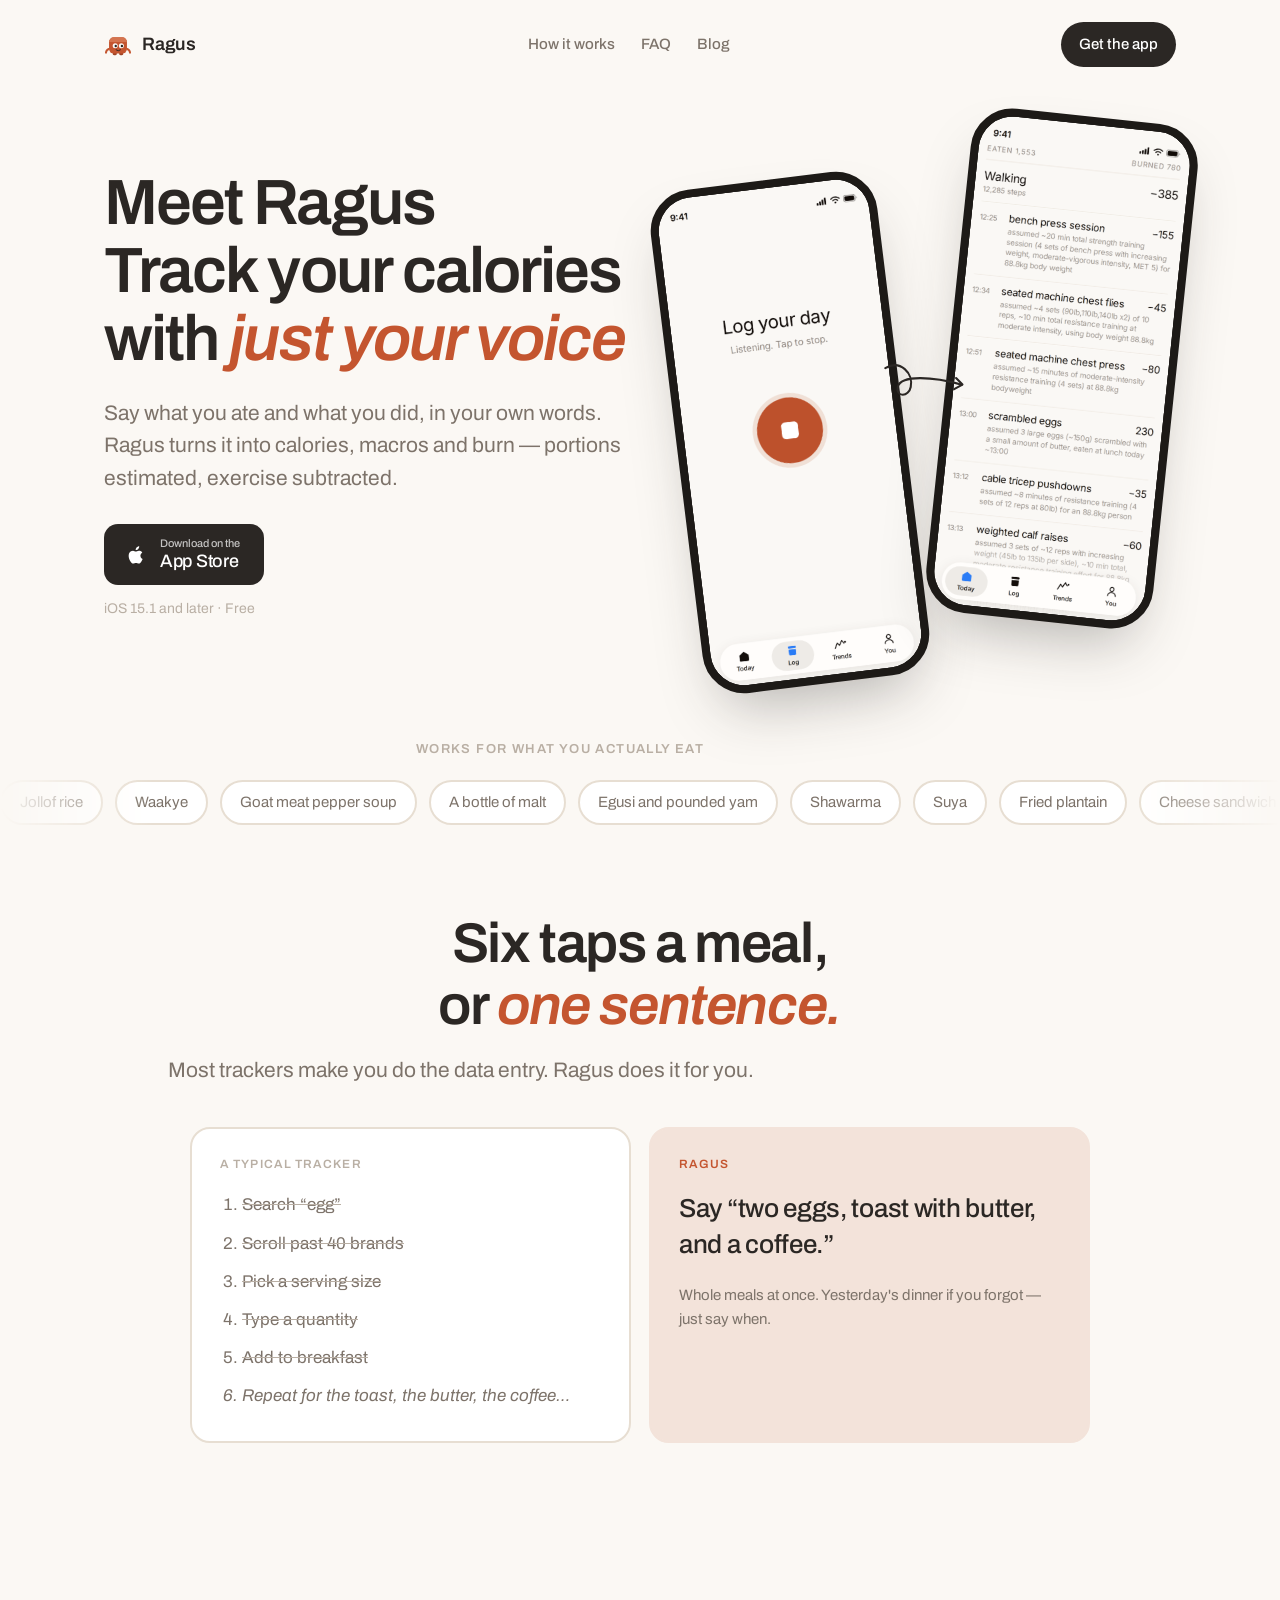
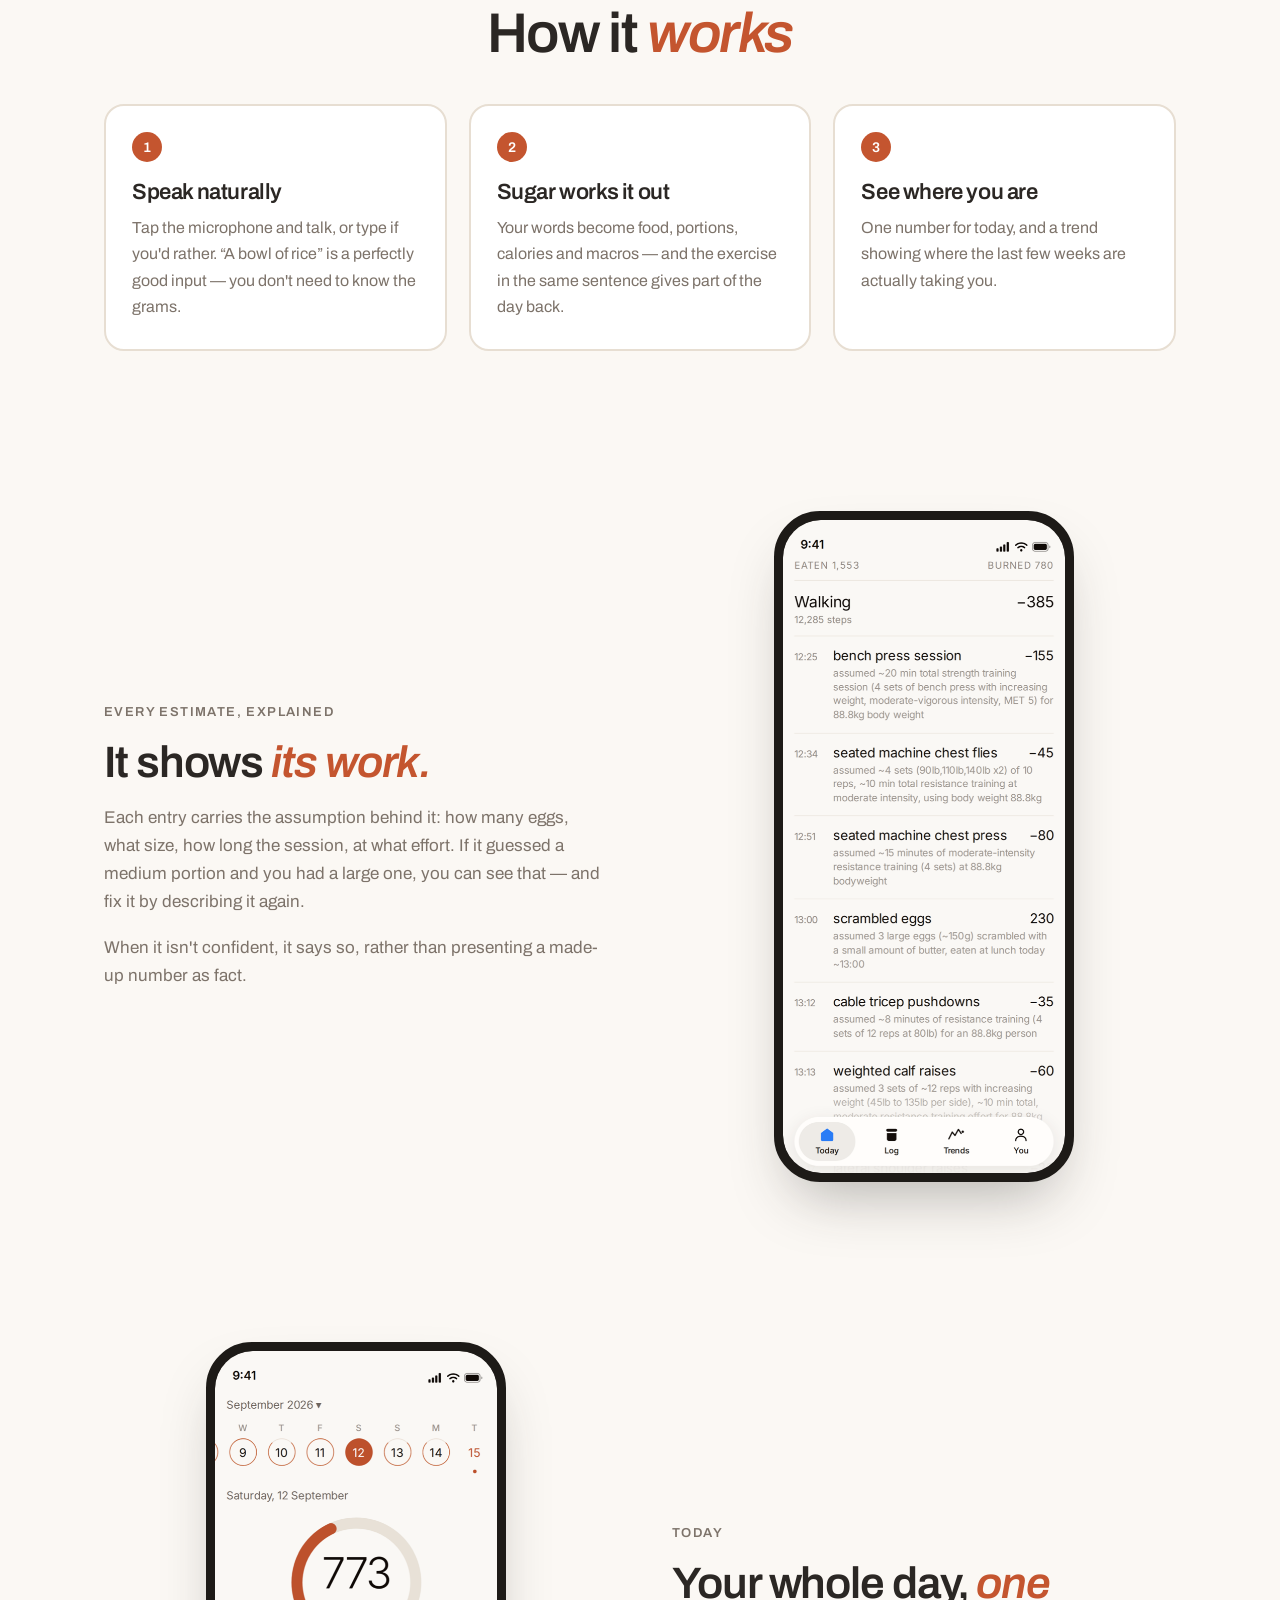
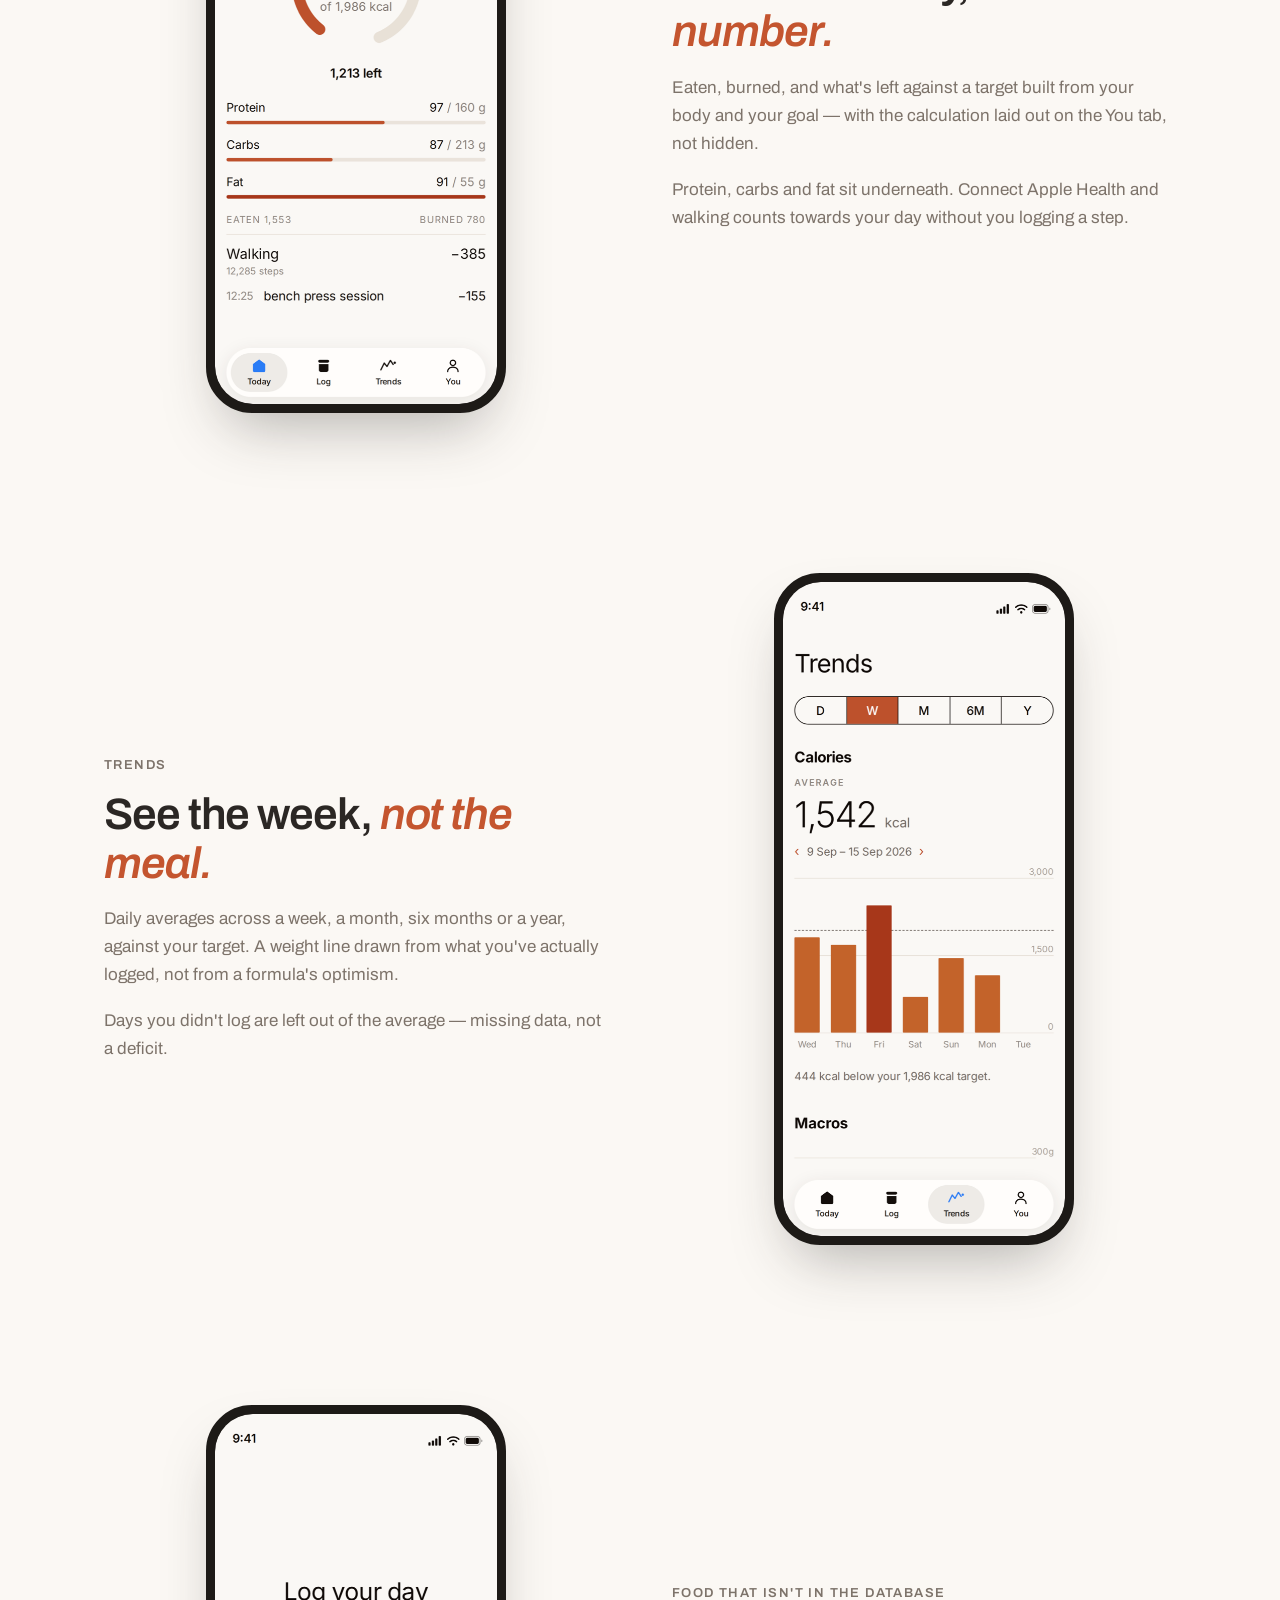
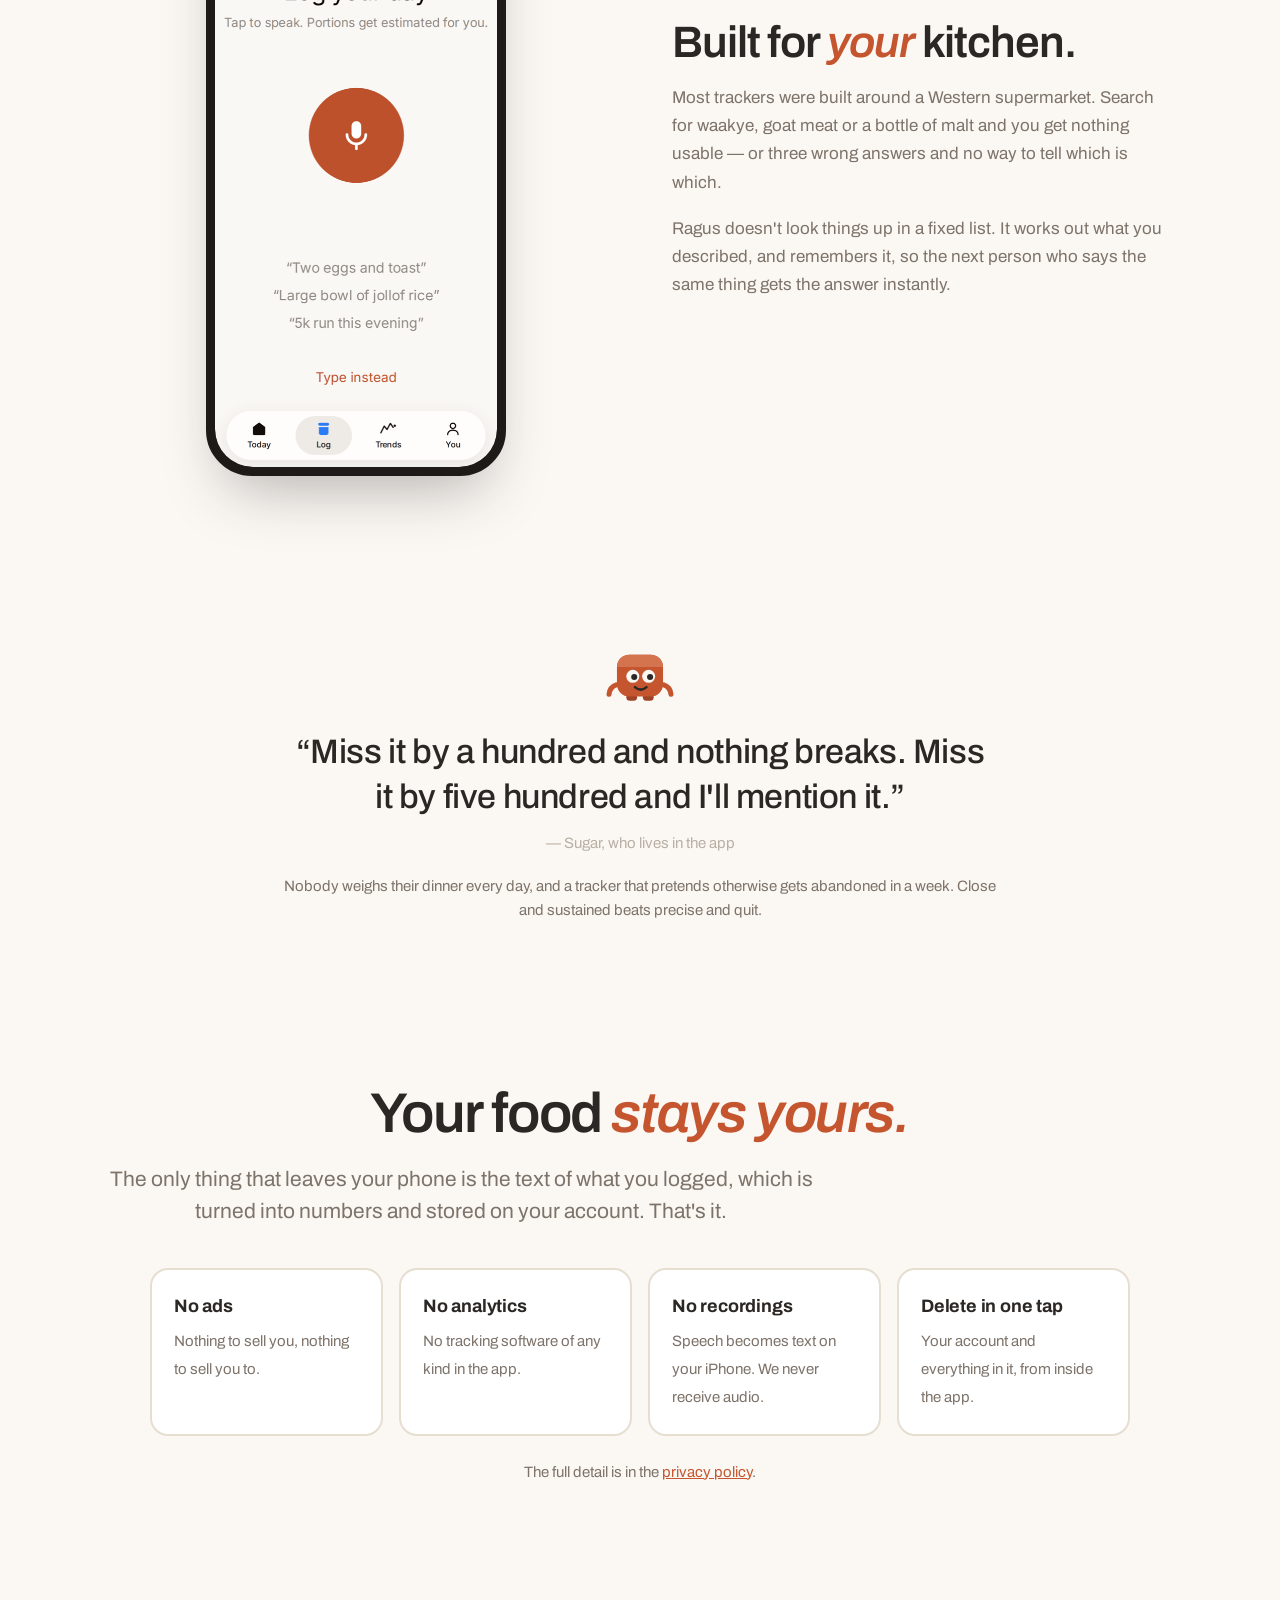
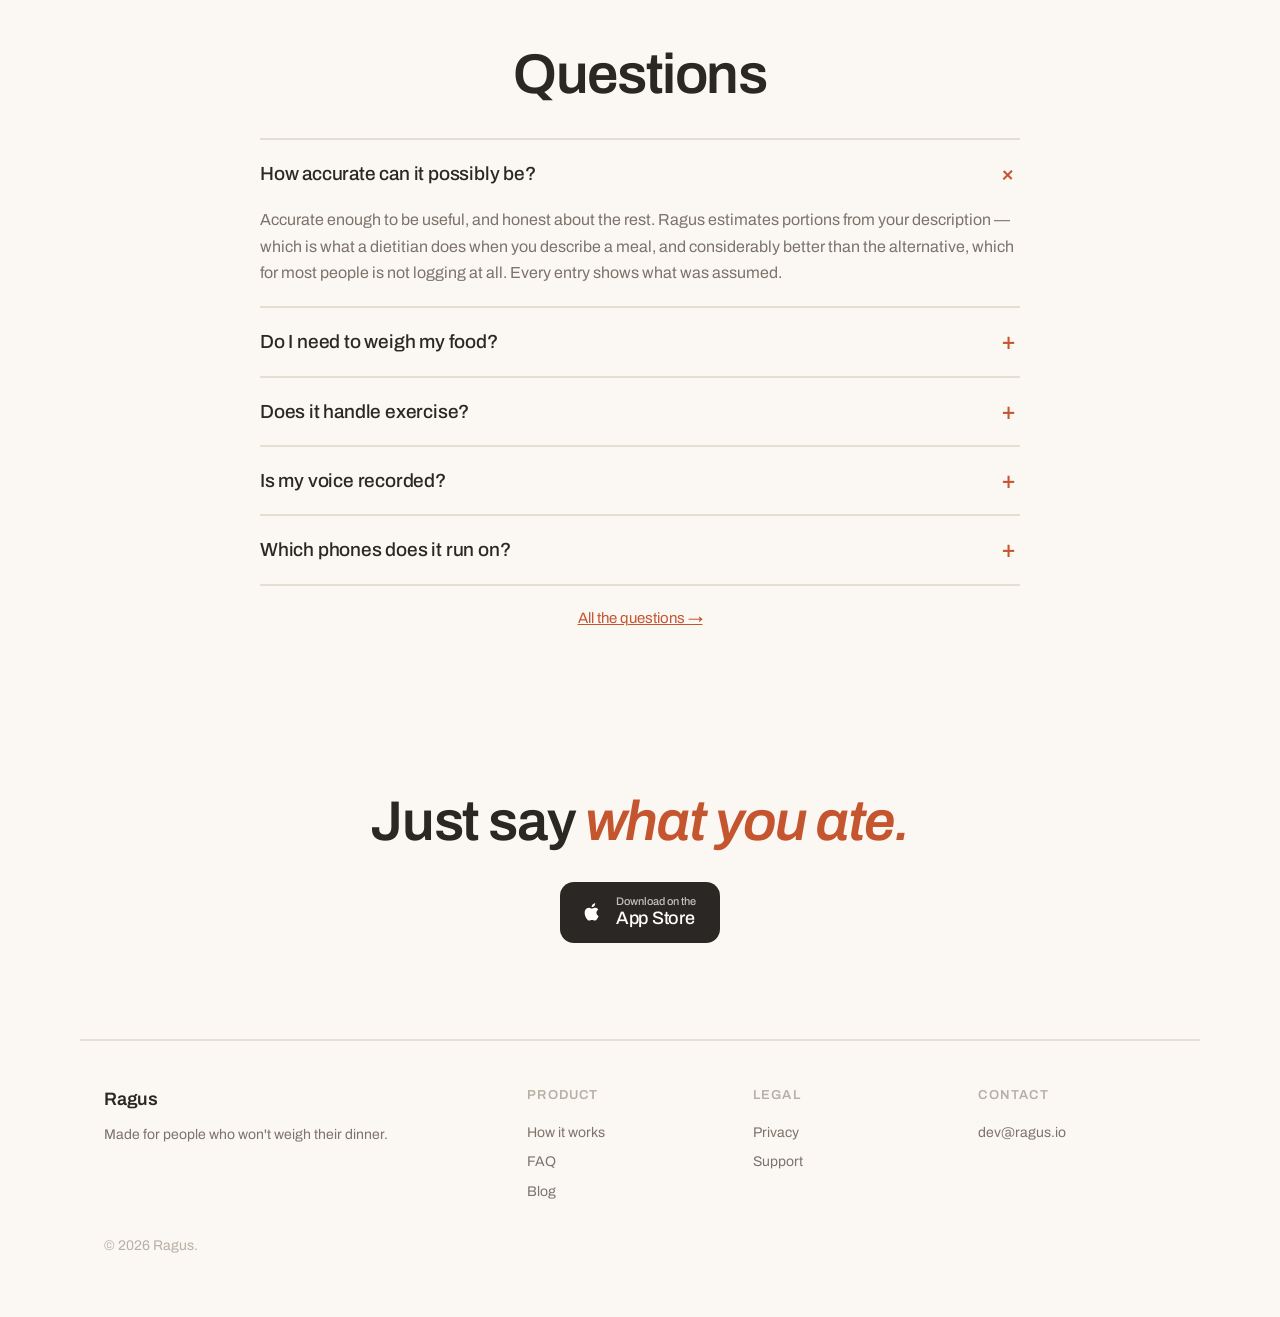
<file: index.html>
<!doctype html>
<html lang="en">
<head>
<meta charset="utf-8">
<meta name="viewport" content="width=device-width, initial-scale=1">
<title>Ragus — Voice calorie tracker. Just say what you ate.</title>
<meta name="description" content="A calorie tracker you talk to. Describe your meal in your own words and Ragus turns it into calories, macros and burn. No searching, no barcodes, no scale on the kitchen counter.">
<meta property="og:site_name" content="Ragus">
<meta property="og:type" content="website">
<meta property="og:url" content="https://ragus.io/">
<meta property="og:title" content="Ragus — Voice calorie tracker. Just say what you ate.">
<meta property="og:description" content="A calorie tracker you talk to. Describe your meal in your own words and Ragus turns it into calories, macros and burn. No searching, no barcodes, no scale on the kitchen counter.">
<meta property="og:image" content="https://ragus.io/og.png">
<meta property="og:image:width" content="1200">
<meta property="og:image:height" content="630">
<meta property="og:image:alt" content="Ragus — Don't search. Just say it.">
<meta name="twitter:card" content="summary_large_image">
<meta name="twitter:title" content="Ragus — Voice calorie tracker. Just say what you ate.">
<meta name="twitter:description" content="A calorie tracker you talk to. Describe your meal in your own words and Ragus turns it into calories, macros and burn. No searching, no barcodes, no scale on the kitchen counter.">
<meta name="twitter:image" content="https://ragus.io/og.png">
<link rel="icon" href="favicon.png" type="image/png">
<link rel="apple-touch-icon" href="apple-touch-icon.png">
<link rel="canonical" href="https://ragus.io/">
<meta name="robots" content="index, follow, max-image-preview:large">
<meta name="theme-color" content="#FBF8F4">
<meta name="apple-itunes-app" content="app-id=6809306933">
<script type="application/ld+json">{"@context":"https://schema.org","@type":"WebSite","name":"Ragus","url":"https://ragus.io/","publisher":{"@type":"Organization","name":"Ragus","url":"https://ragus.io/","logo":"https://ragus.io/apple-touch-icon.png","email":"dev@ragus.io"}}</script>
<script type="application/ld+json">{"@context":"https://schema.org","@type":"MobileApplication","name":"Ragus: Voice Calorie Counter","applicationCategory":"HealthApplication","operatingSystem":"iOS 15.1 or later","description":"A calorie tracker you talk to. Describe your meal in your own words and Ragus turns it into calories, macros and burn. No searching, no barcodes, no scale on the kitchen counter.","url":"https://apps.apple.com/app/id6809306933","image":"https://ragus.io/og.png","offers":{"@type":"Offer","price":"0","priceCurrency":"USD"},"author":{"@type":"Organization","name":"Ragus","url":"https://ragus.io/","logo":"https://ragus.io/apple-touch-icon.png","email":"dev@ragus.io"},"featureList":["Log meals and workouts by voice","Transcription that understands accents and regional food names","Portion estimation from plain descriptions","Calories, protein, carbs and fat per entry","Every estimate shows its assumptions","Daily target from your body and goal","Apple Health step counting","Weekly and monthly trends"],"installUrl":"https://apps.apple.com/app/id6809306933","sameAs":["https://apps.apple.com/app/id6809306933"],"softwareVersion":"1.0.0","datePublished":"2026-09-27"}</script>
<link rel="preconnect" href="https://fonts.googleapis.com">
<link rel="preconnect" href="https://fonts.gstatic.com" crossorigin>
<link rel="stylesheet" href="https://fonts.googleapis.com/css2?family=Archivo:ital,wght@0,400;0,500;0,600;1,400;1,600&display=swap">
<link rel="stylesheet" href="styles.css">
</head>
<body class="landing">

<nav class="nav container">
  <a class="brand" href="/">
    <svg width="28" height="28" viewBox="0 0 100 100" fill="none" aria-hidden="true">
      <path d="M17 68 q-9 3 -10 13" stroke="#C4552F" stroke-width="7" stroke-linecap="round"/>
      <path d="M83 68 q9 3 10 13" stroke="#C4552F" stroke-width="7" stroke-linecap="round"/>
      <rect x="31" y="80" width="15" height="10" rx="5" fill="#9E4325"/>
      <rect x="54" y="80" width="15" height="10" rx="5" fill="#9E4325"/>
      <rect x="18" y="26" width="64" height="58" rx="17" fill="#C4552F"/>
      <path d="M35 26 H65 A17 17 0 0 1 82 43 H18 A17 17 0 0 1 35 26 Z" fill="#D4744F"/>
      <circle cx="40" cy="56" r="9" fill="#FBF8F4"/><circle cx="62" cy="56" r="9" fill="#FBF8F4"/>
      <circle cx="42" cy="57" r="4.2" fill="#2B2724"/><circle cx="64" cy="57" r="4.2" fill="#2B2724"/>
      <path d="M43 71 q8 7 16 0" stroke="#2B2724" stroke-width="3.4" stroke-linecap="round" fill="none"/>
    </svg>
    Ragus
  </a>
  <div class="nav-links">
    <a href="#how">How it works</a>
    <a href="faq">FAQ</a>
    <a href="blog/">Blog</a>
  </div>
  <a class="pill" href="https://apps.apple.com/app/id6809306933">Get the app</a>
</nav>

<header class="hero container">
  <div class="hero-copy">
    <h1>Meet Ragus<br>Track your calories<br>with <em>just your voice</em></h1>
    <p class="lede">Say what you ate and what you did, in your own words. Ragus turns it
      into calories, macros and burn &mdash; portions estimated, exercise subtracted.</p>
    <div class="cta">
      <a class="appstore" href="https://apps.apple.com/app/id6809306933">
        <svg width="24" height="24" viewBox="0 0 24 24" fill="currentColor" aria-hidden="true">
          <path d="M16.4 12.8c0-2.2 1.8-3.3 1.9-3.4-1-1.5-2.6-1.7-3.2-1.7-1.4-.1-2.7.8-3.3.8-.7 0-1.7-.8-2.8-.8-1.5 0-2.8.8-3.6 2.1-1.5 2.6-.4 6.5 1.1 8.6.7 1 1.6 2.2 2.7 2.2 1.1 0 1.5-.7 2.8-.7s1.6.7 2.8.7c1.1 0 1.9-1 2.6-2.1.8-1.2 1.2-2.4 1.2-2.5-.1 0-2.2-.9-2.2-3.2zM14.3 5.9c.6-.7 1-1.7.9-2.7-.9 0-2 .6-2.6 1.3-.6.6-1.1 1.6-.9 2.6 1 .1 2-.5 2.6-1.2z"/>
        </svg>
        <span>
          <span class="sub">Download on the</span>
          <span class="main">App Store</span>
        </span>
      </a>
      <p class="cta-note">iOS 15.1 and later &middot; Free</p>
    </div>
  </div>

  <!-- Input on the left phone, output on the right: the product in one look. -->
  <div class="hero-phones" aria-label="Ragus listening, and the itemised day it produces">
    <figure class="phone p1"><img src="img/listening.png" alt="The Log screen listening as you describe a meal" fetchpriority="high"></figure>
    <svg class="arrow" viewBox="0 0 120 80" fill="none" stroke="currentColor" stroke-width="3" stroke-linecap="round" stroke-linejoin="round" aria-hidden="true">
      <path d="M6 14 C 30 6, 44 30, 36 48 C 30 62, 12 58, 18 44 C 26 28, 70 40, 108 60"/>
      <path d="M96 64 L 109 60 L 102 49"/>
    </svg>
    <figure class="phone p2"><img src="img/detail.png" alt="The day itemised: each meal and workout with its calories and the assumption behind it" fetchpriority="high"></figure>
  </div>
</header>

<!-- Honest social proof: the food, not the logos. -->
<section class="foods" aria-label="Foods Ragus understands">
  <p class="eyebrow container">Works for what you actually eat</p>
  <div class="marquee">
    <div class="track">
      <span>Jollof rice</span><span>Waakye</span><span>Goat meat pepper soup</span><span>A bottle of malt</span>
      <span>Egusi and pounded yam</span><span>Shawarma</span><span>Suya</span><span>Fried plantain</span>
      <span>Cheese sandwich</span><span>Oatmeal</span><span>Chicken biryani</span><span>Ramen</span>
      <span>Moi moi</span><span>Two eggs and toast</span><span>Large bowl of pasta</span><span>Puff puff</span>
      <span>Jollof rice</span><span>Waakye</span><span>Goat meat pepper soup</span><span>A bottle of malt</span>
      <span>Egusi and pounded yam</span><span>Shawarma</span><span>Suya</span><span>Fried plantain</span>
      <span>Cheese sandwich</span><span>Oatmeal</span><span>Chicken biryani</span><span>Ramen</span>
      <span>Moi moi</span><span>Two eggs and toast</span><span>Large bowl of pasta</span><span>Puff puff</span>
    </div>
  </div>
</section>

<section class="compare container">
  <h2 class="display">Six taps a meal,<br>or <em>one sentence.</em></h2>
  <p class="lede center">Most trackers make you do the data entry. Ragus does it for you.</p>
  <div class="compare-grid">
    <div class="card dull">
      <span class="who">A typical tracker</span>
      <ol>
        <li>Search &ldquo;egg&rdquo;</li>
        <li>Scroll past 40 brands</li>
        <li>Pick a serving size</li>
        <li>Type a quantity</li>
        <li>Add to breakfast</li>
        <li>Repeat for the toast, the butter, the coffee&hellip;</li>
      </ol>
    </div>
    <div class="card bright">
      <span class="who">Ragus</span>
      <ol>
        <li>Say &ldquo;two eggs, toast with butter, and a coffee.&rdquo;</li>
      </ol>
      <p class="fine">Whole meals at once. Yesterday's dinner if you forgot &mdash; just say when.</p>
    </div>
  </div>
</section>

<section class="how container" id="how">
  <h2 class="display">How it <em>works</em></h2>
  <div class="steps">
    <div class="step">
      <span class="n">1</span>
      <h3>Speak naturally</h3>
      <p>Tap the microphone and talk, or type if you'd rather. &ldquo;A bowl of rice&rdquo;
        is a perfectly good input &mdash; you don't need to know the grams.</p>
    </div>
    <div class="step">
      <span class="n">2</span>
      <h3>Sugar works it out</h3>
      <p>Your words become food, portions, calories and macros &mdash; and the
        exercise in the same sentence gives part of the day back.</p>
    </div>
    <div class="step">
      <span class="n">3</span>
      <h3>See where you are</h3>
      <p>One number for today, and a trend showing where the last few weeks
        are actually taking you.</p>
    </div>
  </div>
</section>

<section class="feature container">
  <div class="feature-text">
    <p class="eyebrow">Every estimate, explained</p>
    <h2>It shows <em>its work.</em></h2>
    <p>Each entry carries the assumption behind it: how many eggs, what size,
      how long the session, at what effort. If it guessed a medium portion and
      you had a large one, you can see that &mdash; and fix it by describing it again.</p>
    <p>When it isn't confident, it says so, rather than presenting a made-up
      number as fact.</p>
  </div>
  <figure class="phone"><img src="img/detail.png" alt="A day's log in Ragus, each item with the assumption behind its calorie estimate" loading="lazy"></figure>
</section>

<section class="feature flip container">
  <div class="feature-text">
    <p class="eyebrow">Today</p>
    <h2>Your whole day, <em>one number.</em></h2>
    <p>Eaten, burned, and what's left against a target built from your body and
      your goal &mdash; with the calculation laid out on the You tab, not hidden.</p>
    <p>Protein, carbs and fat sit underneath. Connect Apple Health and walking
      counts towards your day without you logging a step.</p>
  </div>
  <figure class="phone"><img src="img/today.png" alt="The Today screen: a calorie gauge, macros against target, and the day's entries" loading="lazy"></figure>
</section>

<section class="feature container">
  <div class="feature-text">
    <p class="eyebrow">Trends</p>
    <h2>See the week, <em>not the meal.</em></h2>
    <p>Daily averages across a week, a month, six months or a year, against your
      target. A weight line drawn from what you've actually logged, not from a
      formula's optimism.</p>
    <p>Days you didn't log are left out of the average &mdash; missing data, not
      a deficit.</p>
  </div>
  <figure class="phone"><img src="img/trends.png" alt="The Trends screen: a week of daily calories as bars against a target line" loading="lazy"></figure>
</section>

<section class="feature flip container">
  <div class="feature-text">
    <p class="eyebrow">Food that isn't in the database</p>
    <h2>Built for <em>your</em> kitchen.</h2>
    <p>Most trackers were built around a Western supermarket. Search for waakye,
      goat meat or a bottle of malt and you get nothing usable &mdash; or three
      wrong answers and no way to tell which is which.</p>
    <p>Ragus doesn't look things up in a fixed list. It works out what you
      described, and remembers it, so the next person who says the same thing
      gets the answer instantly.</p>
  </div>
  <figure class="phone"><img src="img/log.png" alt="The Log screen: a microphone button and example phrases like 'Large bowl of jollof rice'" loading="lazy"></figure>
</section>

<section class="sugar container">
  <svg class="sugar-face" width="72" height="72" viewBox="0 0 100 100" fill="none" aria-hidden="true">
    <path d="M17 68 q-9 3 -10 13" stroke="#C4552F" stroke-width="7" stroke-linecap="round"/>
    <path d="M83 68 q9 3 10 13" stroke="#C4552F" stroke-width="7" stroke-linecap="round"/>
    <rect x="31" y="80" width="15" height="10" rx="5" fill="#9E4325"/>
    <rect x="54" y="80" width="15" height="10" rx="5" fill="#9E4325"/>
    <rect x="18" y="26" width="64" height="58" rx="17" fill="#C4552F"/>
    <path d="M35 26 H65 A17 17 0 0 1 82 43 H18 A17 17 0 0 1 35 26 Z" fill="#D4744F"/>
    <circle cx="40" cy="56" r="9" fill="#FBF8F4"/><circle cx="62" cy="56" r="9" fill="#FBF8F4"/>
    <circle cx="42" cy="57" r="4.2" fill="#2B2724"/><circle cx="64" cy="57" r="4.2" fill="#2B2724"/>
    <path d="M43 71 q8 7 16 0" stroke="#2B2724" stroke-width="3.4" stroke-linecap="round" fill="none"/>
  </svg>
  <blockquote>&ldquo;Miss it by a hundred and nothing breaks.
    Miss it by five hundred and I'll mention it.&rdquo;</blockquote>
  <p class="attrib">&mdash; Sugar, who lives in the app</p>
  <p class="fine">Nobody weighs their dinner every day, and a tracker that pretends otherwise
    gets abandoned in a week. Close and sustained beats precise and quit.</p>
</section>

<section class="privacy container">
  <h2 class="display">Your food <em>stays yours.</em></h2>
  <p class="lede center">The only thing that leaves your phone is the text of what you logged,
    which is turned into numbers and stored on your account. That's it.</p>
  <div class="badges">
    <div class="badge"><b>No ads</b><span>Nothing to sell you, nothing to sell you to.</span></div>
    <div class="badge"><b>No analytics</b><span>No tracking software of any kind in the app.</span></div>
    <div class="badge"><b>No recordings</b><span>Speech becomes text on your iPhone. We never receive audio.</span></div>
    <div class="badge"><b>Delete in one tap</b><span>Your account and everything in it, from inside the app.</span></div>
  </div>
  <p class="fine center">The full detail is in the <a href="privacy">privacy policy</a>.</p>
</section>

<section class="faq-short container">
  <h2 class="display">Questions</h2>
  <div class="faq">
    <details open>
      <summary>How accurate can it possibly be?</summary>
      <p>Accurate enough to be useful, and honest about the rest. Ragus estimates portions
        from your description &mdash; which is what a dietitian does when you describe a meal,
        and considerably better than the alternative, which for most people is not logging
        at all. Every entry shows what was assumed.</p>
    </details>
    <details>
      <summary>Do I need to weigh my food?</summary>
      <p>No. You can &mdash; say &ldquo;180 grams of rice&rdquo; and it uses that. But the
        whole design assumes you won't.</p>
    </details>
    <details>
      <summary>Does it handle exercise?</summary>
      <p>In the same sentence as the food. &ldquo;A chicken wrap and then a 5k run&rdquo;
        records both, and the run counts against your total rather than sitting in a
        separate screen you never open.</p>
    </details>
    <details>
      <summary>Is my voice recorded?</summary>
      <p>Your speech is turned into text by Apple's speech recognition built into iOS.
        Ragus only ever receives the text, and never stores or sends a recording.</p>
    </details>
    <details>
      <summary>Which phones does it run on?</summary>
      <p>iPhone, iOS 15.1 and later. Android isn't available yet.</p>
    </details>
  </div>
  <p class="fine center"><a href="faq">All the questions &rarr;</a></p>
</section>

<section class="final container">
  <h2 class="display">Just say <em>what you ate.</em></h2>
  <div class="cta center">
    <a class="appstore" href="https://apps.apple.com/app/id6809306933">
      <svg width="24" height="24" viewBox="0 0 24 24" fill="currentColor" aria-hidden="true">
        <path d="M16.4 12.8c0-2.2 1.8-3.3 1.9-3.4-1-1.5-2.6-1.7-3.2-1.7-1.4-.1-2.7.8-3.3.8-.7 0-1.7-.8-2.8-.8-1.5 0-2.8.8-3.6 2.1-1.5 2.6-.4 6.5 1.1 8.6.7 1 1.6 2.2 2.7 2.2 1.1 0 1.5-.7 2.8-.7s1.6.7 2.8.7c1.1 0 1.9-1 2.6-2.1.8-1.2 1.2-2.4 1.2-2.5-.1 0-2.2-.9-2.2-3.2zM14.3 5.9c.6-.7 1-1.7.9-2.7-.9 0-2 .6-2.6 1.3-.6.6-1.1 1.6-.9 2.6 1 .1 2-.5 2.6-1.2z"/>
      </svg>
      <span>
        <span class="sub">Download on the</span>
        <span class="main">App Store</span>
      </span>
    </a>
  </div>
</section>

<footer class="container">
  <div class="footer-grid">
    <div class="footer-brand">
      <span class="brand">Ragus</span>
      <p>Made for people who won't weigh their dinner.</p>
    </div>
    <div>
      <h4>Product</h4>
      <a href="#how">How it works</a>
      <a href="faq">FAQ</a>
      <a href="blog/">Blog</a>
    </div>
    <div>
      <h4>Legal</h4>
      <a href="privacy">Privacy</a>
      <a href="support">Support</a>
    </div>
    <div>
      <h4>Contact</h4>
      <a href="mailto:dev@ragus.io">dev@ragus.io</a>
    </div>
  </div>
  <p class="copyright">&copy; 2026 Ragus.</p>
</footer>

</body>
</html>
</file>
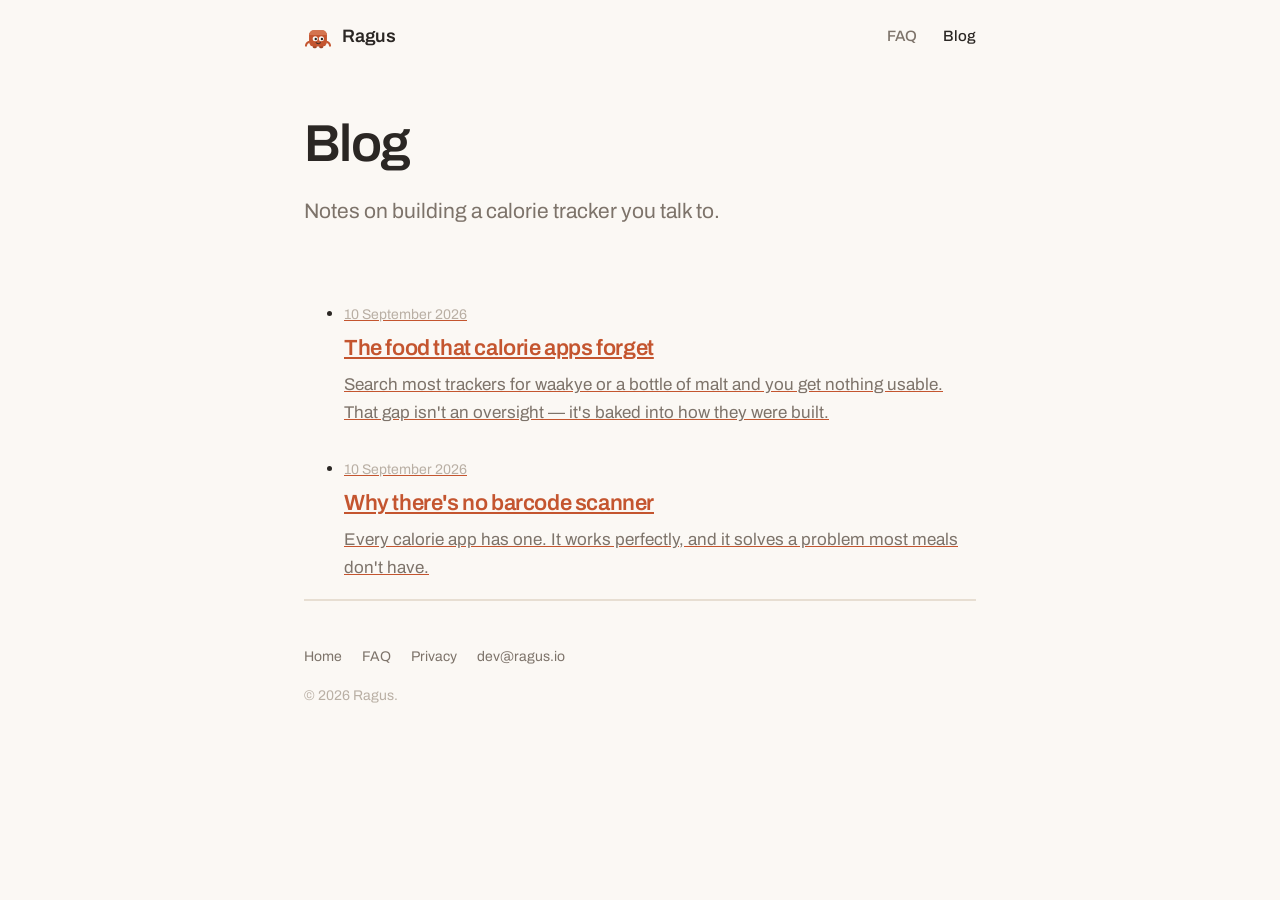
<file: blog/index.html>
<!doctype html>
<html lang="en">
<head>
<meta charset="utf-8">
<meta name="viewport" content="width=device-width, initial-scale=1">
<title>Blog — Ragus</title>
<meta name="description" content="Notes on building a calorie tracker you talk to.">
<meta property="og:site_name" content="Ragus">
<meta property="og:type" content="website">
<meta property="og:url" content="https://ragus.io/blog/">
<meta property="og:title" content="Blog — Ragus">
<meta property="og:description" content="Notes on building a calorie tracker you talk to.">
<meta property="og:image" content="https://ragus.io/og.png">
<meta property="og:image:width" content="1200">
<meta property="og:image:height" content="630">
<meta property="og:image:alt" content="Ragus — Don't search. Just say it.">
<meta name="twitter:card" content="summary_large_image">
<meta name="twitter:title" content="Blog — Ragus">
<meta name="twitter:description" content="Notes on building a calorie tracker you talk to.">
<meta name="twitter:image" content="https://ragus.io/og.png">
<link rel="icon" href="../favicon.png" type="image/png">
<link rel="apple-touch-icon" href="../apple-touch-icon.png">
<link rel="canonical" href="https://ragus.io/blog/">
<meta name="robots" content="index, follow, max-image-preview:large">
<meta name="theme-color" content="#FBF8F4">
<meta name="apple-itunes-app" content="app-id=6809306933">
<link rel="preconnect" href="https://fonts.googleapis.com">
<link rel="preconnect" href="https://fonts.gstatic.com" crossorigin>
<link rel="stylesheet" href="https://fonts.googleapis.com/css2?family=Archivo:ital,wght@0,400;0,500;0,600;1,400;1,600&display=swap">
<link rel="stylesheet" href="../styles.css">
</head>
<body>

<div class="wrap">
  <nav class="nav">
    <a class="brand" href="../">
      <svg width="28" height="28" viewBox="0 0 100 100" fill="none" aria-hidden="true">
        <path d="M17 68 q-9 3 -10 13" stroke="#C4552F" stroke-width="7" stroke-linecap="round"/>
        <path d="M83 68 q9 3 10 13" stroke="#C4552F" stroke-width="7" stroke-linecap="round"/>
        <rect x="31" y="80" width="15" height="10" rx="5" fill="#9E4325"/>
        <rect x="54" y="80" width="15" height="10" rx="5" fill="#9E4325"/>
        <rect x="18" y="26" width="64" height="58" rx="17" fill="#C4552F"/>
        <path d="M35 26 H65 A17 17 0 0 1 82 43 H18 A17 17 0 0 1 35 26 Z" fill="#D4744F"/>
        <circle cx="40" cy="56" r="9" fill="#FBF8F4"/><circle cx="62" cy="56" r="9" fill="#FBF8F4"/>
        <circle cx="42" cy="57" r="4.2" fill="#2B2724"/><circle cx="64" cy="57" r="4.2" fill="#2B2724"/>
        <path d="M43 71 q8 7 16 0" stroke="#2B2724" stroke-width="3.4" stroke-linecap="round" fill="none"/>
      </svg>
      Ragus
    </a>
    <div class="nav-links">
      <a href="../faq">FAQ</a>
      <a href="./" aria-current="page">Blog</a>
    </div>
  </nav>

  <header class="hero" style="padding-bottom:26px">
    <h1>Blog</h1>
    <p class="lede">Notes on building a calorie tracker you talk to.</p>
  </header>

  <ul class="posts">
    <li>
      <a href="food-calorie-apps-forget">
        <p class="date">10 September 2026</p>
        <h3>The food that calorie apps forget</h3>
        <p class="excerpt">Search most trackers for waakye or a bottle of malt and you
          get nothing usable. That gap isn't an oversight &mdash; it's baked into how they
          were built.</p>
      </a>
    </li>
    <li>
      <a href="why-no-barcode-scanner">
        <p class="date">10 September 2026</p>
        <h3>Why there's no barcode scanner</h3>
        <p class="excerpt">Every calorie app has one. It works perfectly, and it solves
          a problem most meals don't have.</p>
      </a>
    </li>
  </ul>

  <footer>
    <div class="footer-links">
      <a href="../">Home</a>
      <a href="../faq">FAQ</a>
      <a href="../privacy">Privacy</a>
      <a href="mailto:dev@ragus.io">dev@ragus.io</a>
    </div>
    <p>&copy; 2026 Ragus.</p>
  </footer>
</div>

</body>
</html>
</file>
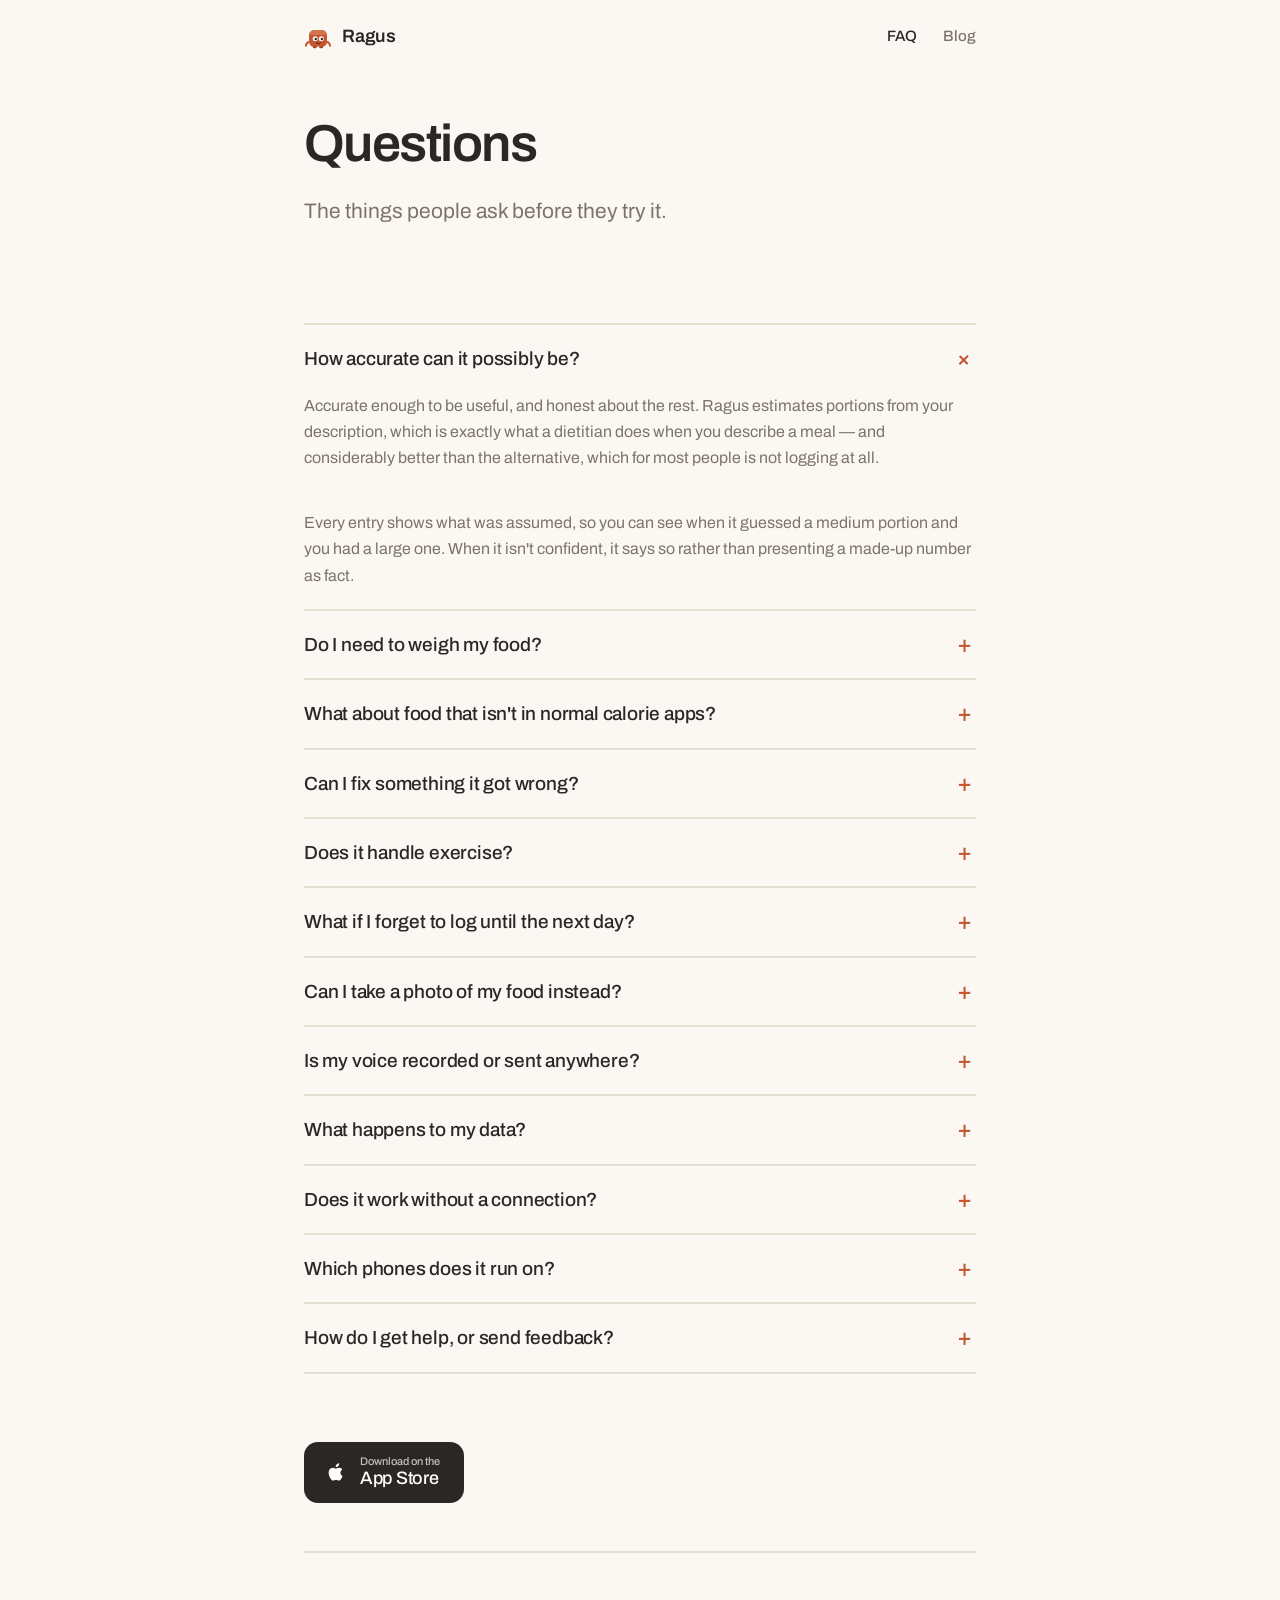
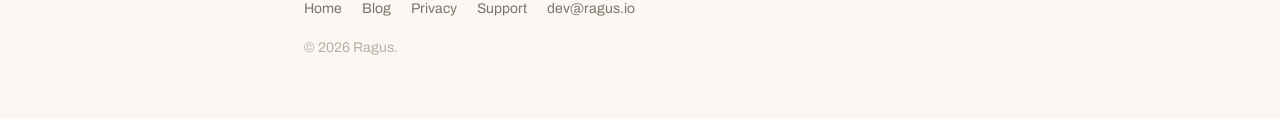
<file: faq.html>
<!doctype html>
<html lang="en">
<head>
<meta charset="utf-8">
<meta name="viewport" content="width=device-width, initial-scale=1">
<title>FAQ — Ragus voice calorie tracker</title>
<meta name="description" content="Common questions about Ragus: accuracy, portions, regional food, privacy and data deletion.">
<meta property="og:site_name" content="Ragus">
<meta property="og:type" content="website">
<meta property="og:url" content="https://ragus.io/">
<meta property="og:title" content="FAQ — Ragus voice calorie tracker">
<meta property="og:description" content="Common questions about Ragus: accuracy, portions, regional food, privacy and data deletion.">
<meta property="og:image" content="https://ragus.io/og.png">
<meta property="og:image:width" content="1200">
<meta property="og:image:height" content="630">
<meta property="og:image:alt" content="Ragus — Don't search. Just say it.">
<meta name="twitter:card" content="summary_large_image">
<meta name="twitter:title" content="FAQ — Ragus voice calorie tracker">
<meta name="twitter:description" content="Common questions about Ragus: accuracy, portions, regional food, privacy and data deletion.">
<meta name="twitter:image" content="https://ragus.io/og.png">
<link rel="icon" href="favicon.png" type="image/png">
<link rel="apple-touch-icon" href="apple-touch-icon.png">
<link rel="canonical" href="https://ragus.io/faq">
<meta name="robots" content="index, follow, max-image-preview:large">
<meta name="theme-color" content="#FBF8F4">
<meta name="apple-itunes-app" content="app-id=6809306933">
<script type="application/ld+json">{"@context":"https://schema.org","@type":"FAQPage","mainEntity":[{"@type":"Question","name":"How accurate can it possibly be?","acceptedAnswer":{"@type":"Answer","text":"Accurate enough to be useful, and honest about the rest. Ragus estimates portions from your description, which is exactly what a dietitian does when you describe a meal &mdash; and considerably better than the alternative, which for most people is not logging at all. Every entry shows what was assumed, so you can see when it guessed a medium portion and you had a large one. When it isn't confident, it says so rather than presenting a made-up number as fact."}},{"@type":"Question","name":"Do I need to weigh my food?","acceptedAnswer":{"@type":"Answer","text":"No. You can if you want &mdash; say “180 grams of rice” and it uses that. But the whole design assumes you won't. “A bowl of rice” is a perfectly good input."}},{"@type":"Question","name":"What about food that isn't in normal calorie apps?","acceptedAnswer":{"@type":"Answer","text":"This is the part Ragus is genuinely better at. There's no fixed database to be missing from, so waakye, goat meat, gari, jollof, a bottle of malt and whatever you actually eat all work the same way as a cheese sandwich. The first person to log an unusual item pays for the lookup. Everyone after that gets it instantly, because the answer is remembered."}},{"@type":"Question","name":"Can I fix something it got wrong?","acceptedAnswer":{"@type":"Answer","text":"Yes, by saying it again. Tap the entry, pick Edit, and describe what it actually was: “actually that was a salmon fillet, about 200g” replaces the line. Entries can be deleted outright too. Correcting in words is usually faster than editing four numbers by hand."}},{"@type":"Question","name":"Does it handle exercise?","acceptedAnswer":{"@type":"Answer","text":"Yes, in the same sentence as the food. “A chicken wrap and then a 5k run” records both, and the run gives part of the day back. Exercise counts against your total rather than sitting in a separate screen you never open."}},{"@type":"Question","name":"What if I forget to log until the next day?","acceptedAnswer":{"@type":"Answer","text":"Tell it when. “Yesterday around 7pm I had a burger” files it under yesterday evening, not now. Your day totals stay correct."}},{"@type":"Question","name":"Can I take a photo of my food instead?","acceptedAnswer":{"@type":"Answer","text":"Yes, both ways. Tap “Photograph it instead” on the Log tab: the camera opens inside Ragus, or you can pick a photo you already took. A photo is good at naming food and poor at judging how much, so saying “one turkey wing” alongside it is worth more than it sounds. The picture is sent once and kept by nobody, and picking one uses Apple's own picker, so Ragus only ever receives the image you chose."}},{"@type":"Question","name":"Is my voice recorded or sent anywhere?","acceptedAnswer":{"@type":"Answer","text":"Yes, briefly. While you hold the microphone open the phone records, and when you stop the clip goes to our server and on to a speech-to-text service to be turned into text. Ragus does not keep the recording, and the service deletes it once it has been transcribed. The text is then used to work out the food and numbers, and that is all it is used for."}},{"@type":"Question","name":"What happens to my data?","acceptedAnswer":{"@type":"Answer","text":"It's stored so the app can show you your own history, and that's it. It isn't sold, and it isn't used to advertise to you. You can delete your account from inside the app. That removes your profile, your logs and your sign-in &mdash; properly, not just hidden. The full detail is in the privacy policy."}},{"@type":"Question","name":"Does it work without a connection?","acceptedAnswer":{"@type":"Answer","text":"Not yet. Working out what you said needs a connection. Your history is there whenever you're back online."}},{"@type":"Question","name":"Which phones does it run on?","acceptedAnswer":{"@type":"Answer","text":"iPhone, iOS 15.1 and later. Android isn't available yet."}},{"@type":"Question","name":"How do I get help, or send feedback?","acceptedAnswer":{"@type":"Answer","text":"Email dev@ragus.io. A person reads it. There's also a support page."}}]}</script>
<link rel="preconnect" href="https://fonts.googleapis.com">
<link rel="preconnect" href="https://fonts.gstatic.com" crossorigin>
<link rel="stylesheet" href="https://fonts.googleapis.com/css2?family=Archivo:ital,wght@0,400;0,500;0,600;1,400;1,600&display=swap">
<link rel="stylesheet" href="styles.css">
</head>
<body>

<div class="wrap">
  <nav class="nav">
    <a class="brand" href="/">
      <svg width="28" height="28" viewBox="0 0 100 100" fill="none" aria-hidden="true">
        <path d="M17 68 q-9 3 -10 13" stroke="#C4552F" stroke-width="7" stroke-linecap="round"/>
        <path d="M83 68 q9 3 10 13" stroke="#C4552F" stroke-width="7" stroke-linecap="round"/>
        <rect x="31" y="80" width="15" height="10" rx="5" fill="#9E4325"/>
        <rect x="54" y="80" width="15" height="10" rx="5" fill="#9E4325"/>
        <rect x="18" y="26" width="64" height="58" rx="17" fill="#C4552F"/>
        <path d="M35 26 H65 A17 17 0 0 1 82 43 H18 A17 17 0 0 1 35 26 Z" fill="#D4744F"/>
        <circle cx="40" cy="56" r="9" fill="#FBF8F4"/><circle cx="62" cy="56" r="9" fill="#FBF8F4"/>
        <circle cx="42" cy="57" r="4.2" fill="#2B2724"/><circle cx="64" cy="57" r="4.2" fill="#2B2724"/>
        <path d="M43 71 q8 7 16 0" stroke="#2B2724" stroke-width="3.4" stroke-linecap="round" fill="none"/>
      </svg>
      Ragus
    </a>
    <div class="nav-links">
      <a href="faq" aria-current="page">FAQ</a>
      <a href="blog/">Blog</a>
    </div>
  </nav>

  <header class="hero" style="padding-bottom:34px">
    <h1>Questions</h1>
    <p class="lede">The things people ask before they try it.</p>
  </header>

  <div class="faq">

    <details open>
      <summary>How accurate can it possibly be?</summary>
      <div class="answer">
        <p>Accurate enough to be useful, and honest about the rest. Ragus estimates
          portions from your description, which is exactly what a dietitian does when you
          describe a meal &mdash; and considerably better than the alternative, which for
          most people is not logging at all.</p>
        <p>Every entry shows what was assumed, so you can see when it guessed a
          medium portion and you had a large one. When it isn't confident, it says so
          rather than presenting a made-up number as fact.</p>
      </div>
    </details>

    <details>
      <summary>Do I need to weigh my food?</summary>
      <div class="answer">
        <p>No. You can if you want &mdash; say “180 grams of rice” and it uses that. But
          the whole design assumes you won't. “A bowl of rice” is a perfectly good input.</p>
      </div>
    </details>

    <details>
      <summary>What about food that isn't in normal calorie apps?</summary>
      <div class="answer">
        <p>This is the part Ragus is genuinely better at. There's no fixed database to
          be missing from, so waakye, goat meat, gari, jollof, a bottle of malt and
          whatever you actually eat all work the same way as a cheese sandwich.</p>
        <p>The first person to log an unusual item pays for the lookup. Everyone
          after that gets it instantly, because the answer is remembered.</p>
      </div>
    </details>

    <details>
      <summary>Can I fix something it got wrong?</summary>
      <div class="answer">
        <p>Yes, by saying it again. Tap the entry, pick <strong>Edit</strong>, and
          describe what it actually was: &ldquo;actually that was a salmon fillet, about
          200g&rdquo; replaces the line. Entries can be deleted outright too. Correcting
          in words is usually faster than editing four numbers by hand.</p>
      </div>
    </details>

    <details>
      <summary>Does it handle exercise?</summary>
      <div class="answer">
        <p>Yes, in the same sentence as the food. “A chicken wrap and then a 5k run”
          records both, and the run gives part of the day back. Exercise counts against
          your total rather than sitting in a separate screen you never open.</p>
      </div>
    </details>

    <details>
      <summary>What if I forget to log until the next day?</summary>
      <div class="answer">
        <p>Tell it when. “Yesterday around 7pm I had a burger” files it under
          yesterday evening, not now. Your day totals stay correct.</p>
      </div>
    </details>

    <details>
      <summary>Can I take a photo of my food instead?</summary>
      <div class="answer">
        <p>Yes, both ways. Tap &ldquo;Photograph it instead&rdquo; on the Log tab: the camera
          opens inside Ragus, or you can pick a photo you already took. A photo is good at
          naming food and poor at judging how much, so saying &ldquo;one turkey wing&rdquo;
          alongside it is worth more than it sounds. The picture is sent once and kept by
          nobody, and picking one uses Apple's own picker, so Ragus only ever receives the
          image you chose.</p>
      </div>
    </details>

    <details>
      <summary>Is my voice recorded or sent anywhere?</summary>
      <div class="answer">
        <p>Yes, briefly. While you hold the microphone open the phone records, and when
          you stop the clip goes to our server and on to a speech-to-text service to be
          turned into text &mdash; that is where the accuracy comes from. Ragus does not
          keep the recording, and the service deletes it once it has been transcribed.
          The text is then used to work out the food and numbers, and that is all it is
          used for.</p>
      </div>
    </details>

    <details>
      <summary>What happens to my data?</summary>
      <div class="answer">
        <p>It's stored so the app can show you your own history, and that's it. It
          isn't sold, and it isn't used to advertise to you.</p>
        <p>You can delete your account from inside the app. That removes your
          profile, your logs and your sign-in &mdash; properly, not just hidden. The full
          detail is in the <a href="privacy">privacy policy</a>.</p>
      </div>
    </details>

    <details>
      <summary>Does it work without a connection?</summary>
      <div class="answer">
        <p>Not yet. Working out what you said needs a connection. Your history is
          there whenever you're back online.</p>
      </div>
    </details>

    <details>
      <summary>Which phones does it run on?</summary>
      <div class="answer">
        <p>iPhone, iOS 15.1 and later. Android isn't available yet.</p>
      </div>
    </details>

    <details>
      <summary>How do I get help, or send feedback?</summary>
      <div class="answer">
        <p>Email <a href="mailto:dev@ragus.io">dev@ragus.io</a>. A person reads it.
          There's also a <a href="support">support page</a>.</p>
      </div>
    </details>

  </div>

  <section style="border-top:none;padding-top:48px">
    <div class="cta">
      <a class="appstore" href="https://apps.apple.com/app/id6809306933">
        <svg width="24" height="24" viewBox="0 0 24 24" fill="currentColor" aria-hidden="true">
          <path d="M16.4 12.8c0-2.2 1.8-3.3 1.9-3.4-1-1.5-2.6-1.7-3.2-1.7-1.4-.1-2.7.8-3.3.8-.7 0-1.7-.8-2.8-.8-1.5 0-2.8.8-3.6 2.1-1.5 2.6-.4 6.5 1.1 8.6.7 1 1.6 2.2 2.7 2.2 1.1 0 1.5-.7 2.8-.7s1.6.7 2.8.7c1.1 0 1.9-1 2.6-2.1.8-1.2 1.2-2.4 1.2-2.5-.1 0-2.2-.9-2.2-3.2zM14.3 5.9c.6-.7 1-1.7.9-2.7-.9 0-2 .6-2.6 1.3-.6.6-1.1 1.6-.9 2.6 1 .1 2-.5 2.6-1.2z"/>
        </svg>
        <span>
          <span class="sub">Download on the</span>
          <span class="main">App Store</span>
        </span>
      </a>
    </div>
  </section>

  <footer>
    <div class="footer-links">
      <a href="/">Home</a>
      <a href="blog/">Blog</a>
      <a href="privacy">Privacy</a>
      <a href="support">Support</a>
      <a href="mailto:dev@ragus.io">dev@ragus.io</a>
    </div>
    <p>&copy; 2026 Ragus.</p>
  </footer>
</div>

</body>
</html>
</file>
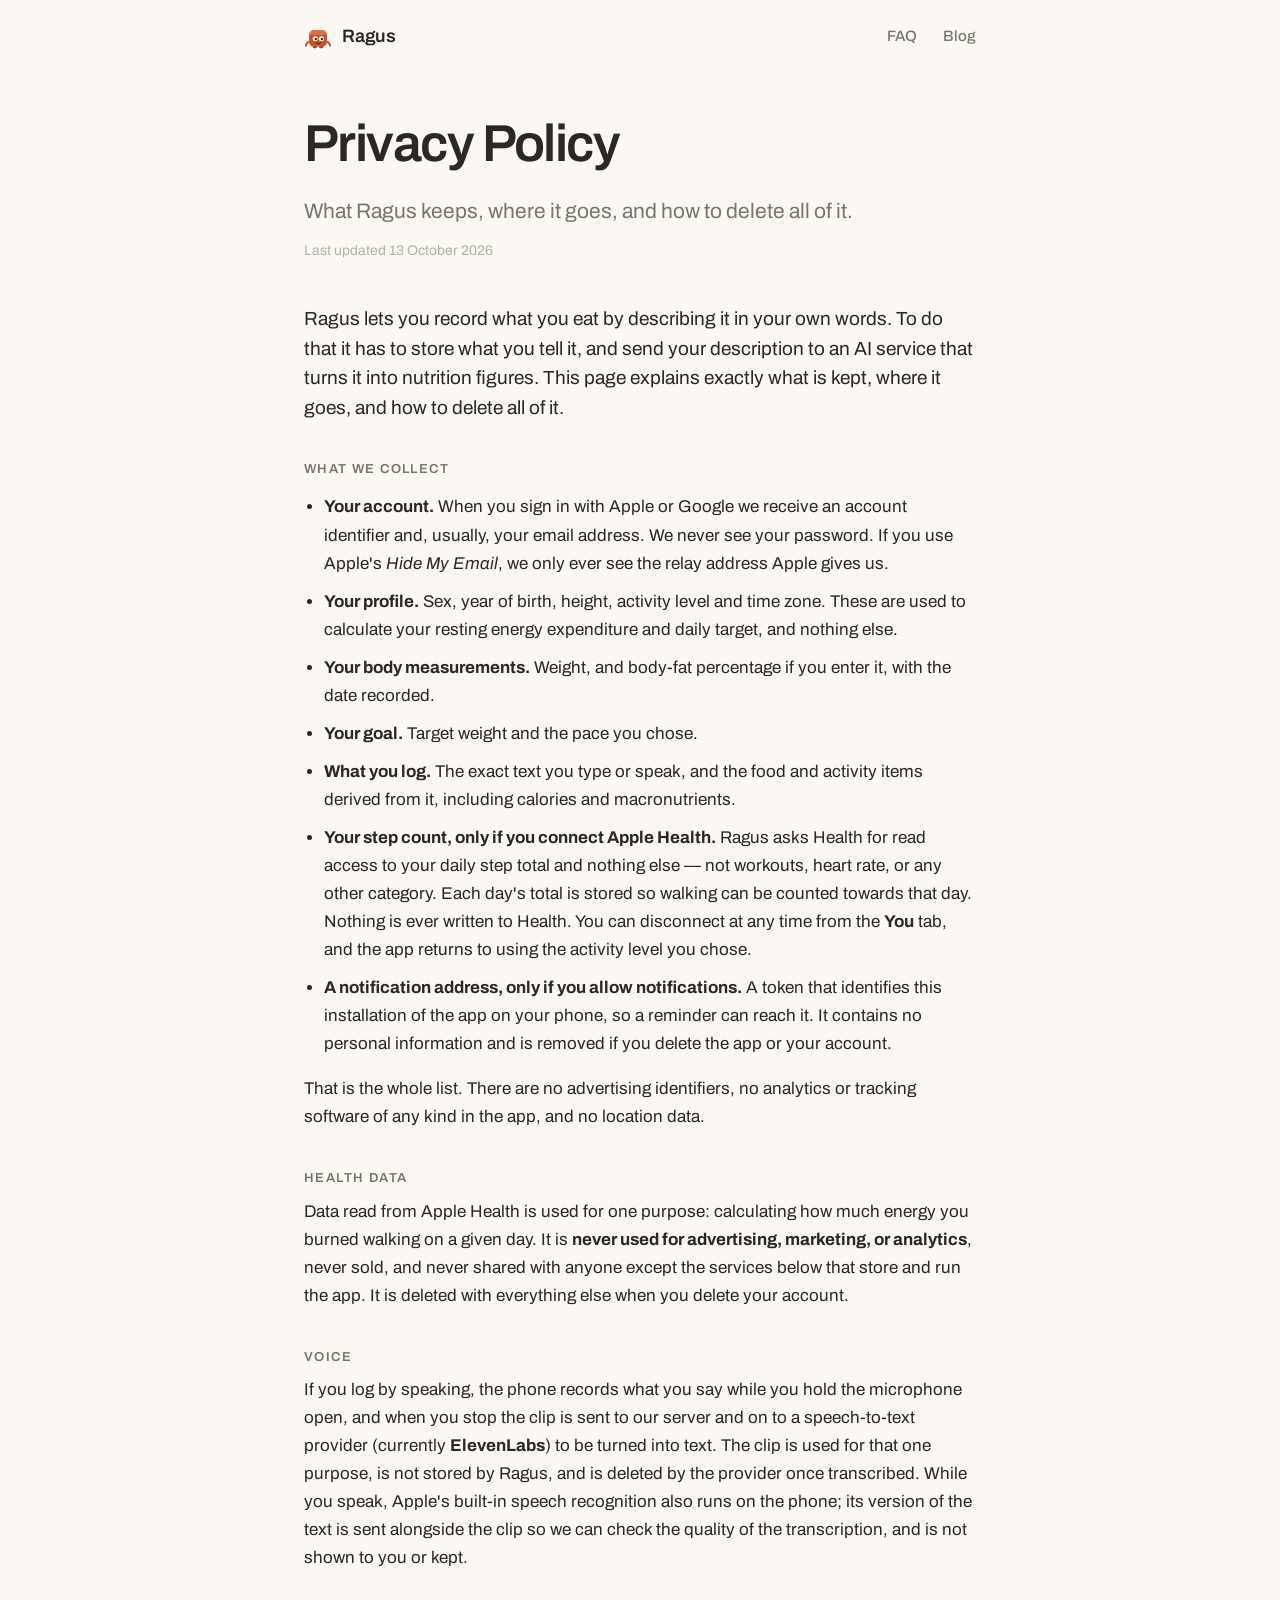
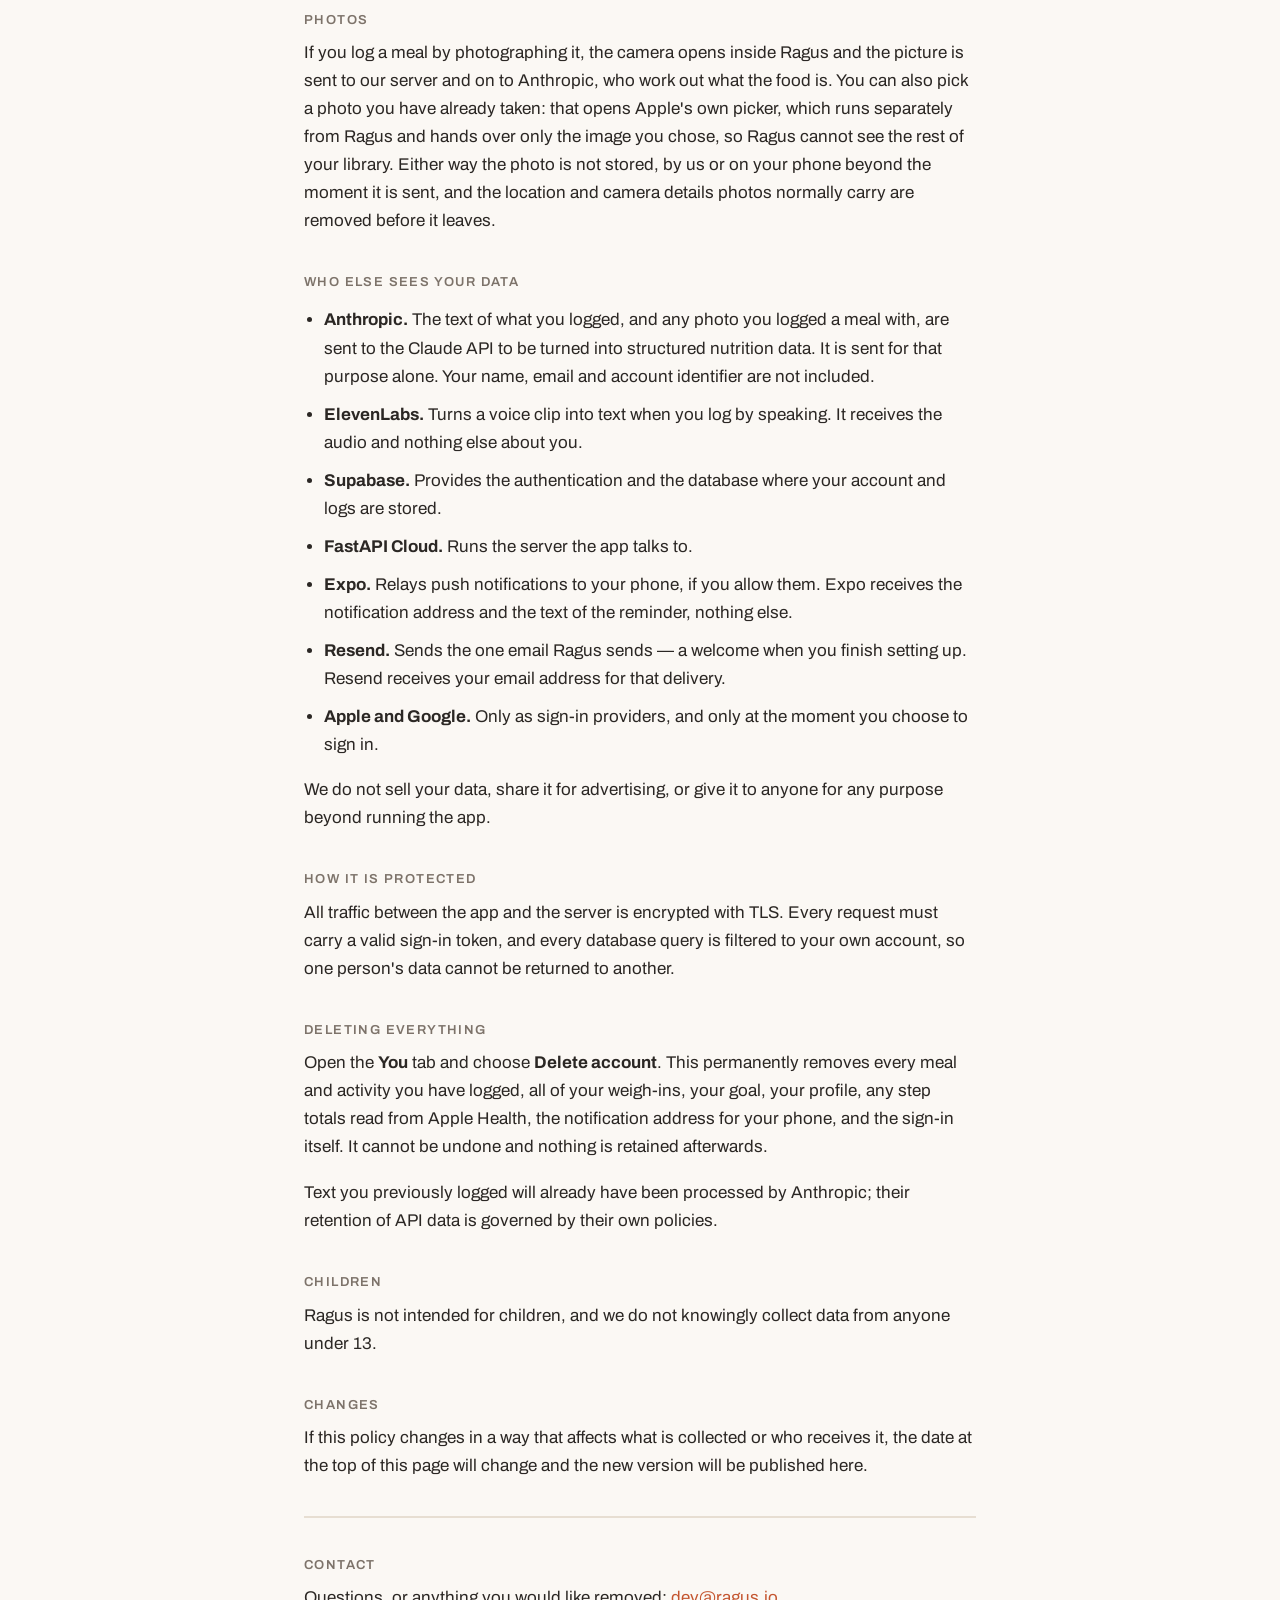
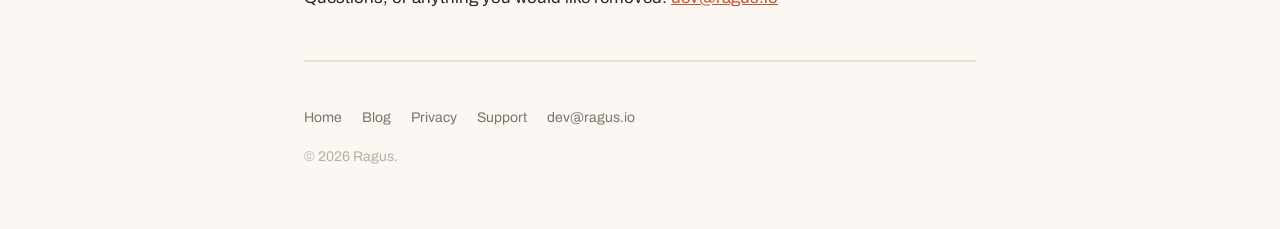
<file: privacy.html>
<!doctype html>
<html lang="en">
<head>
<meta charset="utf-8">
<meta name="viewport" content="width=device-width, initial-scale=1">
<title>Privacy Policy — Ragus</title>
<meta name="description" content="What Ragus stores, where it goes, who else sees it, and how to delete all of it.">
<meta property="og:site_name" content="Ragus">
<meta property="og:type" content="website">
<meta property="og:url" content="https://ragus.io/privacy">
<meta property="og:title" content="Privacy Policy — Ragus">
<meta property="og:description" content="What Ragus stores, where it goes, who else sees it, and how to delete all of it.">
<meta property="og:image" content="https://ragus.io/og.png">
<meta property="og:image:width" content="1200">
<meta property="og:image:height" content="630">
<meta property="og:image:alt" content="Ragus — Don't search. Just say it.">
<meta name="twitter:card" content="summary_large_image">
<meta name="twitter:title" content="Privacy Policy — Ragus">
<meta name="twitter:description" content="What Ragus stores, where it goes, who else sees it, and how to delete all of it.">
<meta name="twitter:image" content="https://ragus.io/og.png">
<link rel="icon" href="favicon.png" type="image/png">
<link rel="apple-touch-icon" href="apple-touch-icon.png">
<link rel="canonical" href="https://ragus.io/privacy">
<meta name="robots" content="index, follow, max-image-preview:large">
<meta name="theme-color" content="#FBF8F4">
<meta name="apple-itunes-app" content="app-id=6809306933">
<link rel="preconnect" href="https://fonts.googleapis.com">
<link rel="preconnect" href="https://fonts.gstatic.com" crossorigin>
<link rel="stylesheet" href="https://fonts.googleapis.com/css2?family=Archivo:ital,wght@0,400;0,500;0,600;1,400;1,600&display=swap">
<link rel="stylesheet" href="styles.css">
</head>
<body>

<div class="wrap">
  <nav class="nav">
    <a class="brand" href="/">
      <svg width="28" height="28" viewBox="0 0 100 100" fill="none" aria-hidden="true">
        <path d="M17 68 q-9 3 -10 13" stroke="#C4552F" stroke-width="7" stroke-linecap="round"/>
        <path d="M83 68 q9 3 10 13" stroke="#C4552F" stroke-width="7" stroke-linecap="round"/>
        <rect x="31" y="80" width="15" height="10" rx="5" fill="#9E4325"/>
        <rect x="54" y="80" width="15" height="10" rx="5" fill="#9E4325"/>
        <rect x="18" y="26" width="64" height="58" rx="17" fill="#C4552F"/>
        <path d="M35 26 H65 A17 17 0 0 1 82 43 H18 A17 17 0 0 1 35 26 Z" fill="#D4744F"/>
        <circle cx="40" cy="56" r="9" fill="#FBF8F4"/><circle cx="62" cy="56" r="9" fill="#FBF8F4"/>
        <circle cx="42" cy="57" r="4.2" fill="#2B2724"/><circle cx="64" cy="57" r="4.2" fill="#2B2724"/>
        <path d="M43 71 q8 7 16 0" stroke="#2B2724" stroke-width="3.4" stroke-linecap="round" fill="none"/>
      </svg>
      Ragus
    </a>
    <div class="nav-links">
      <a href="faq">FAQ</a>
      <a href="blog/">Blog</a>
    </div>
  </nav>

  <header class="hero" style="padding-bottom:34px">
    <h1>Privacy Policy</h1>
    <p class="lede">What Ragus keeps, where it goes, and how to delete all of it.</p><p class="dated">Last updated 13 October 2026</p>
  </header>

  <section class="legal" style="border-top:none;padding-top:8px">
  <p class="lead">Ragus lets you record what you eat by describing it in your own words.
  To do that it has to store what you tell it, and send your description to an AI service
  that turns it into nutrition figures. This page explains exactly what is kept, where it
  goes, and how to delete all of it.</p>

  <h2>What we collect</h2>
  <ul>
    <li><strong>Your account.</strong> When you sign in with Apple or Google we receive an
      account identifier and, usually, your email address. We never see your password. If you
      use Apple's <em>Hide My Email</em>, we only ever see the relay address Apple gives us.</li>
    <li><strong>Your profile.</strong> Sex, year of birth, height, activity level and time zone.
      These are used to calculate your resting energy expenditure and daily target, and nothing else.</li>
    <li><strong>Your body measurements.</strong> Weight, and body-fat percentage if you enter it,
      with the date recorded.</li>
    <li><strong>Your goal.</strong> Target weight and the pace you chose.</li>
    <li><strong>What you log.</strong> The exact text you type or speak, and the food and activity
      items derived from it, including calories and macronutrients.</li>
    <li><strong>Your step count, only if you connect Apple Health.</strong> Ragus asks Health
      for read access to your daily step total and nothing else &mdash; not workouts, heart rate,
      or any other category. Each day's total is stored so walking can be counted towards that
      day. Nothing is ever written to Health. You can disconnect at any time from the
      <strong>You</strong> tab, and the app returns to using the activity level you chose.</li>
    <li><strong>A notification address, only if you allow notifications.</strong> A token that
      identifies this installation of the app on your phone, so a reminder can reach it. It
      contains no personal information and is removed if you delete the app or your account.</li>
  </ul>
  <p>That is the whole list. There are no advertising identifiers, no analytics or tracking
  software of any kind in the app, and no location data.</p>
  <h2>Health data</h2>
  <p>Data read from Apple Health is used for one purpose: calculating how much energy you
  burned walking on a given day. It is <strong>never used for advertising, marketing, or
  analytics</strong>, never sold, and never shared with anyone except the services below
  that store and run the app. It is deleted with everything else when you delete your
  account.</p>

  <h2>Voice</h2>
  <p>If you log by speaking, the phone records what you say while you hold the microphone
  open, and when you stop the clip is sent to our server and on to a speech-to-text
  provider (currently <strong>ElevenLabs</strong>) to be turned into text. The clip is used
  for that one purpose, is not stored by Ragus, and is deleted by the provider once
  transcribed. While you speak, Apple's built-in speech recognition also runs on the
  phone; its version of the text is sent alongside the clip so we can check the quality
  of the transcription, and is not shown to you or kept.</p>

  <h2>Photos</h2>
  <p>If you log a meal by photographing it, the camera opens inside Ragus and the picture
  is sent to our server and on to Anthropic, who work out what the food is. You can also
  pick a photo you have already taken: that opens Apple's own picker, which runs separately
  from Ragus and hands over only the image you chose, so Ragus cannot see the rest of your
  library. Either way the photo is not stored, by us or on your phone beyond the moment it
  is sent, and the location and camera details photos normally carry are removed before it
  leaves.</p>

  <h2>Who else sees your data</h2>
  <ul>
    <li><strong>Anthropic.</strong> The text of what you logged, and any photo you logged a
      meal with, are sent to the Claude API to be turned into structured nutrition data. It is sent for that purpose alone. Your name,
      email and account identifier are not included.</li>
    <li><strong>ElevenLabs.</strong> Turns a voice clip into text when you log by speaking. It
      receives the audio and nothing else about you.</li>
    <li><strong>Supabase.</strong> Provides the authentication and the database where your
      account and logs are stored.</li>
    <li><strong>FastAPI Cloud.</strong> Runs the server the app talks to.</li>
    <li><strong>Expo.</strong> Relays push notifications to your phone, if you allow them. Expo
      receives the notification address and the text of the reminder, nothing else.</li>
    <li><strong>Resend.</strong> Sends the one email Ragus sends &mdash; a welcome when you finish
      setting up. Resend receives your email address for that delivery.</li>
    <li><strong>Apple and Google.</strong> Only as sign-in providers, and only at the moment
      you choose to sign in.</li>
  </ul>
  <p>We do not sell your data, share it for advertising, or give it to anyone for any purpose
  beyond running the app.</p>

  <h2>How it is protected</h2>
  <p>All traffic between the app and the server is encrypted with TLS. Every request must
  carry a valid sign-in token, and every database query is filtered to your own account, so
  one person's data cannot be returned to another.</p>

  <h2>Deleting everything</h2>
  <p>Open the <strong>You</strong> tab and choose <strong>Delete account</strong>. This permanently
  removes every meal and activity you have logged, all of your weigh-ins, your goal, your
  profile, any step totals read from Apple Health, the notification address for your phone,
  and the sign-in itself. It cannot be undone and nothing is retained afterwards.</p>
  <p>Text you previously logged will already have been processed by Anthropic; their retention
  of API data is governed by their own policies.</p>

  <h2>Children</h2>
  <p>Ragus is not intended for children, and we do not knowingly collect data from anyone
  under 13.</p>

  <h2>Changes</h2>
  <p>If this policy changes in a way that affects what is collected or who receives it, the
  date at the top of this page will change and the new version will be published here.</p>

  <hr>

  <h2>Contact</h2>
  <p>Questions, or anything you would like removed:
  <a href="mailto:dev@ragus.io">dev@ragus.io</a></p>
  </section>

  <footer>
    <div class="footer-links">
      <a href="/">Home</a>
      <a href="blog/">Blog</a>
      <a href="privacy">Privacy</a>
      <a href="support">Support</a>
      <a href="mailto:dev@ragus.io">dev@ragus.io</a>
    </div>
    <p>&copy; 2026 Ragus.</p>
  </footer>
</div>

</body>
</html>
</file>
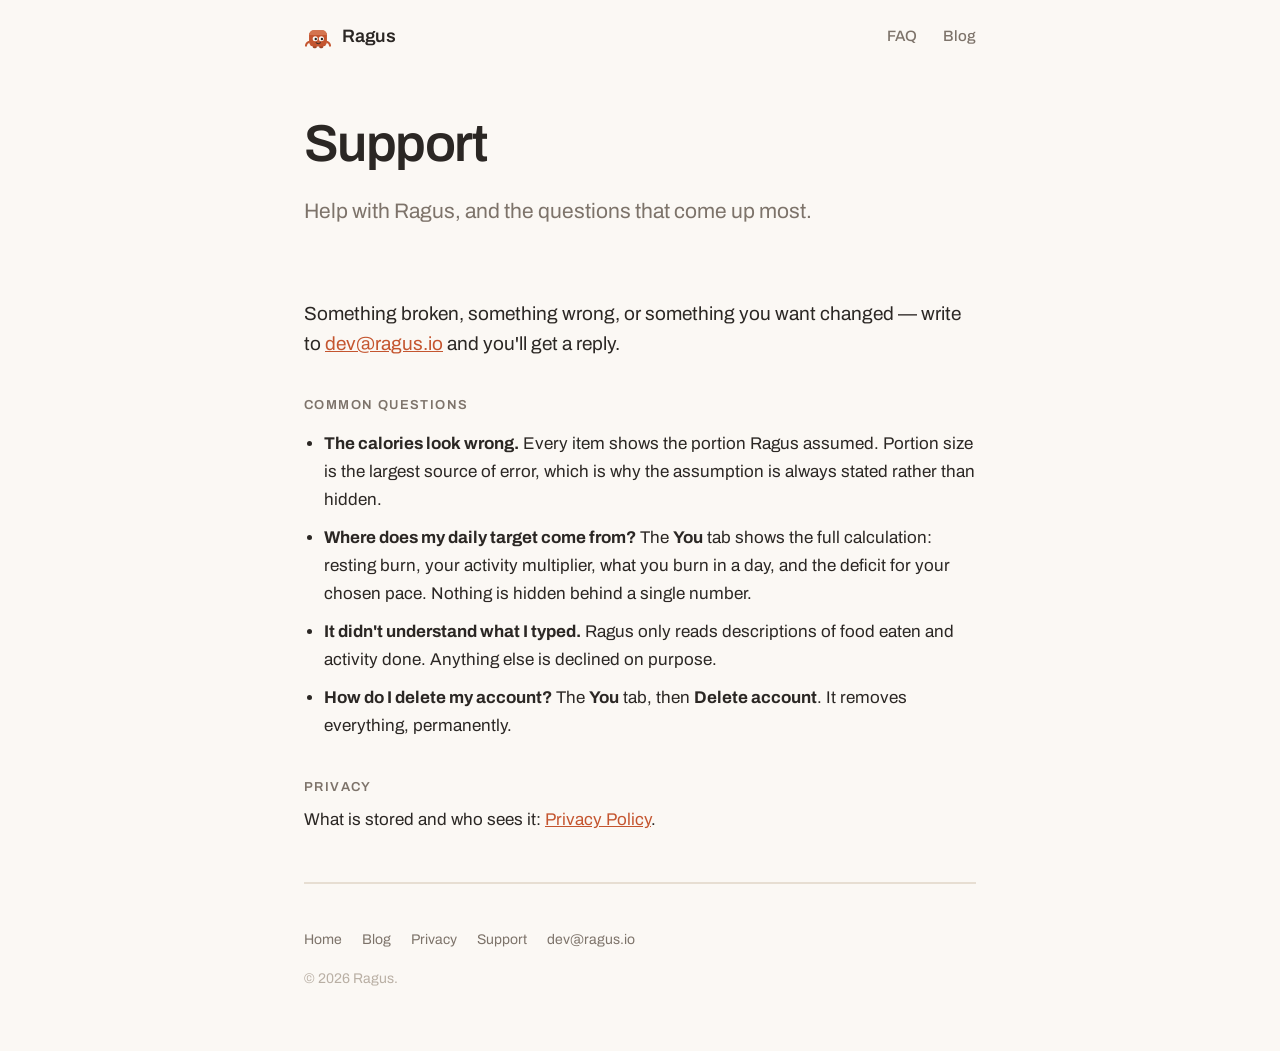
<file: support.html>
<!doctype html>
<html lang="en">
<head>
<meta charset="utf-8">
<meta name="viewport" content="width=device-width, initial-scale=1">
<title>Support — Ragus</title>
<meta name="description" content="How to get help with Ragus, and answers to the questions that come up most.">
<meta property="og:site_name" content="Ragus">
<meta property="og:type" content="website">
<meta property="og:url" content="https://ragus.io/support">
<meta property="og:title" content="Support — Ragus">
<meta property="og:description" content="How to get help with Ragus, and answers to the questions that come up most.">
<meta property="og:image" content="https://ragus.io/og.png">
<meta property="og:image:width" content="1200">
<meta property="og:image:height" content="630">
<meta property="og:image:alt" content="Ragus — Don't search. Just say it.">
<meta name="twitter:card" content="summary_large_image">
<meta name="twitter:title" content="Support — Ragus">
<meta name="twitter:description" content="How to get help with Ragus, and answers to the questions that come up most.">
<meta name="twitter:image" content="https://ragus.io/og.png">
<link rel="icon" href="favicon.png" type="image/png">
<link rel="apple-touch-icon" href="apple-touch-icon.png">
<link rel="canonical" href="https://ragus.io/support">
<meta name="robots" content="index, follow, max-image-preview:large">
<meta name="theme-color" content="#FBF8F4">
<meta name="apple-itunes-app" content="app-id=6809306933">
<link rel="preconnect" href="https://fonts.googleapis.com">
<link rel="preconnect" href="https://fonts.gstatic.com" crossorigin>
<link rel="stylesheet" href="https://fonts.googleapis.com/css2?family=Archivo:ital,wght@0,400;0,500;0,600;1,400;1,600&display=swap">
<link rel="stylesheet" href="styles.css">
</head>
<body>

<div class="wrap">
  <nav class="nav">
    <a class="brand" href="/">
      <svg width="28" height="28" viewBox="0 0 100 100" fill="none" aria-hidden="true">
        <path d="M17 68 q-9 3 -10 13" stroke="#C4552F" stroke-width="7" stroke-linecap="round"/>
        <path d="M83 68 q9 3 10 13" stroke="#C4552F" stroke-width="7" stroke-linecap="round"/>
        <rect x="31" y="80" width="15" height="10" rx="5" fill="#9E4325"/>
        <rect x="54" y="80" width="15" height="10" rx="5" fill="#9E4325"/>
        <rect x="18" y="26" width="64" height="58" rx="17" fill="#C4552F"/>
        <path d="M35 26 H65 A17 17 0 0 1 82 43 H18 A17 17 0 0 1 35 26 Z" fill="#D4744F"/>
        <circle cx="40" cy="56" r="9" fill="#FBF8F4"/><circle cx="62" cy="56" r="9" fill="#FBF8F4"/>
        <circle cx="42" cy="57" r="4.2" fill="#2B2724"/><circle cx="64" cy="57" r="4.2" fill="#2B2724"/>
        <path d="M43 71 q8 7 16 0" stroke="#2B2724" stroke-width="3.4" stroke-linecap="round" fill="none"/>
      </svg>
      Ragus
    </a>
    <div class="nav-links">
      <a href="faq">FAQ</a>
      <a href="blog/">Blog</a>
    </div>
  </nav>

  <header class="hero" style="padding-bottom:34px">
    <h1>Support</h1>
    <p class="lede">Help with Ragus, and the questions that come up most.</p>
  </header>

  <section class="legal" style="border-top:none;padding-top:8px">
  <p class="lead">Something broken, something wrong, or something you want changed —
  write to <a href="mailto:dev@ragus.io">dev@ragus.io</a> and you'll get a reply.</p>

  <h2>Common questions</h2>
  <ul>
    <li><strong>The calories look wrong.</strong> Every item shows the portion Ragus assumed.
      Portion size is the largest source of error, which is why the assumption is always
      stated rather than hidden.</li>
    <li><strong>Where does my daily target come from?</strong> The <strong>You</strong> tab shows
      the full calculation: resting burn, your activity multiplier, what you burn in a day, and
      the deficit for your chosen pace. Nothing is hidden behind a single number.</li>
    <li><strong>It didn't understand what I typed.</strong> Ragus only reads descriptions of food
      eaten and activity done. Anything else is declined on purpose.</li>
    <li><strong>How do I delete my account?</strong> The <strong>You</strong> tab, then
      <strong>Delete account</strong>. It removes everything, permanently.</li>
  </ul>

  <h2>Privacy</h2>
  <p>What is stored and who sees it: <a href="privacy">Privacy Policy</a>.</p>
  </section>

  <footer>
    <div class="footer-links">
      <a href="/">Home</a>
      <a href="blog/">Blog</a>
      <a href="privacy">Privacy</a>
      <a href="support">Support</a>
      <a href="mailto:dev@ragus.io">dev@ragus.io</a>
    </div>
    <p>&copy; 2026 Ragus.</p>
  </footer>
</div>

</body>
</html>
</file>
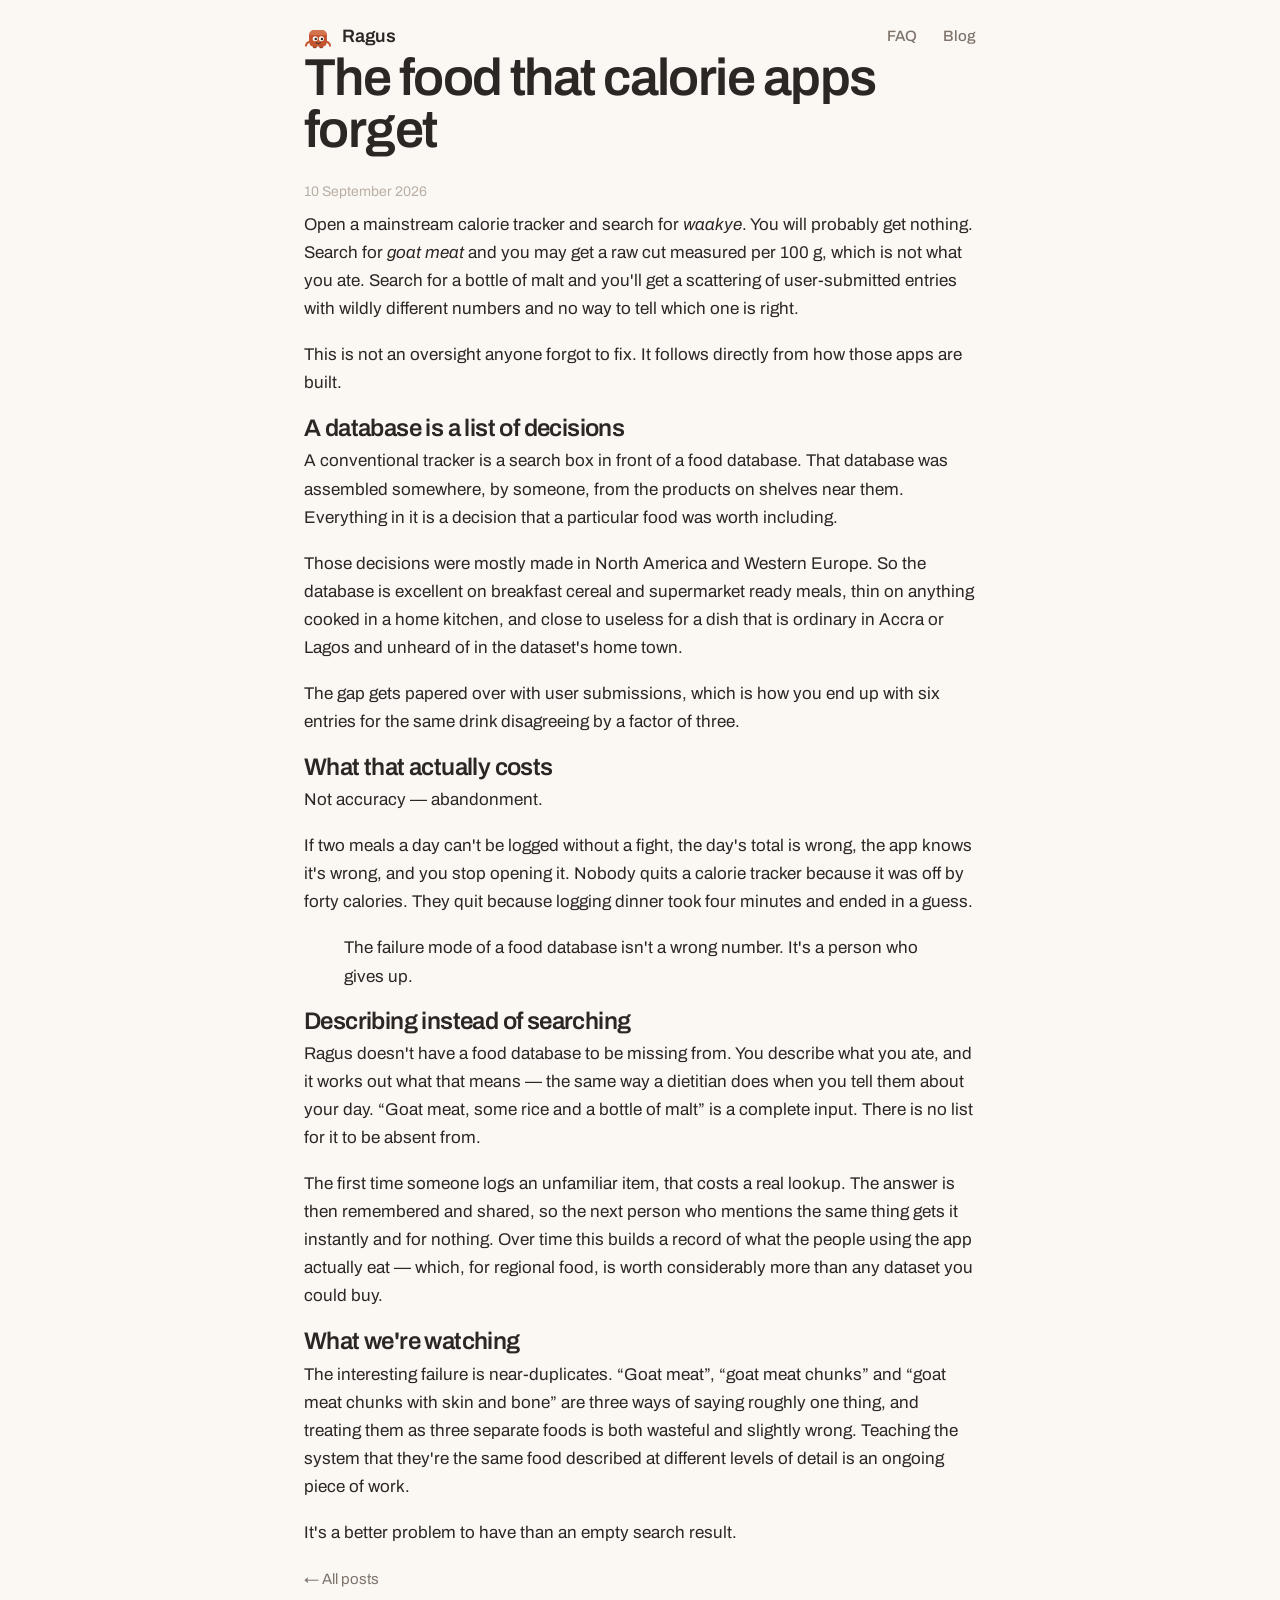
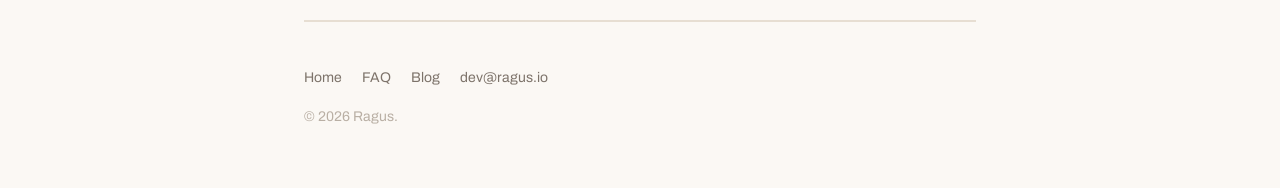
<file: blog/food-calorie-apps-forget.html>
<!doctype html>
<html lang="en">
<head>
<meta charset="utf-8">
<meta name="viewport" content="width=device-width, initial-scale=1">
<title>The food that calorie apps forget — Ragus</title>
<meta name="description" content="Search most calorie trackers for waakye or a bottle of malt and you get nothing usable. That gap is baked into how they were built.">
<meta property="og:site_name" content="Ragus">
<meta property="og:type" content="article">
<meta property="og:url" content="https://ragus.io/blog/food-calorie-apps-forget">
<meta property="og:title" content="The food that calorie apps forget — Ragus">
<meta property="og:description" content="Search most calorie trackers for waakye or a bottle of malt and you get nothing usable. That gap is baked into how they were built.">
<meta property="og:image" content="https://ragus.io/og.png">
<meta property="og:image:width" content="1200">
<meta property="og:image:height" content="630">
<meta property="og:image:alt" content="Ragus — Don't search. Just say it.">
<meta name="twitter:card" content="summary_large_image">
<meta name="twitter:title" content="The food that calorie apps forget — Ragus">
<meta name="twitter:description" content="Search most calorie trackers for waakye or a bottle of malt and you get nothing usable. That gap is baked into how they were built.">
<meta name="twitter:image" content="https://ragus.io/og.png">
<link rel="icon" href="../favicon.png" type="image/png">
<link rel="apple-touch-icon" href="../apple-touch-icon.png">
<link rel="canonical" href="https://ragus.io/blog/food-calorie-apps-forget">
<meta name="robots" content="index, follow, max-image-preview:large">
<meta name="theme-color" content="#FBF8F4">
<meta name="apple-itunes-app" content="app-id=6809306933">
<meta property="article:published_time" content="2026-09-10">
<script type="application/ld+json">{"@context":"https://schema.org","@type":"BlogPosting","headline":"The food that calorie apps forget","description":"Search most calorie trackers for waakye or a bottle of malt and you get nothing usable. That gap is baked into how they were built.","datePublished":"2026-09-10","dateModified":"2026-09-10","url":"https://ragus.io/blog/food-calorie-apps-forget","image":"https://ragus.io/og.png","author":{"@type":"Organization","name":"Ragus","url":"https://ragus.io/","logo":"https://ragus.io/apple-touch-icon.png","email":"dev@ragus.io"},"publisher":{"@type":"Organization","name":"Ragus","url":"https://ragus.io/","logo":"https://ragus.io/apple-touch-icon.png","email":"dev@ragus.io"},"mainEntityOfPage":{"@type":"WebPage","@id":"https://ragus.io/blog/food-calorie-apps-forget"}}</script>
<link rel="preconnect" href="https://fonts.googleapis.com">
<link rel="preconnect" href="https://fonts.gstatic.com" crossorigin>
<link rel="stylesheet" href="https://fonts.googleapis.com/css2?family=Archivo:ital,wght@0,400;0,500;0,600;1,400;1,600&display=swap">
<link rel="stylesheet" href="../styles.css">
</head>
<body>

<div class="wrap">
  <nav class="nav">
    <a class="brand" href="../">
      <svg width="28" height="28" viewBox="0 0 100 100" fill="none" aria-hidden="true">
        <path d="M17 68 q-9 3 -10 13" stroke="#C4552F" stroke-width="7" stroke-linecap="round"/>
        <path d="M83 68 q9 3 10 13" stroke="#C4552F" stroke-width="7" stroke-linecap="round"/>
        <rect x="31" y="80" width="15" height="10" rx="5" fill="#9E4325"/>
        <rect x="54" y="80" width="15" height="10" rx="5" fill="#9E4325"/>
        <rect x="18" y="26" width="64" height="58" rx="17" fill="#C4552F"/>
        <path d="M35 26 H65 A17 17 0 0 1 82 43 H18 A17 17 0 0 1 35 26 Z" fill="#D4744F"/>
        <circle cx="40" cy="56" r="9" fill="#FBF8F4"/><circle cx="62" cy="56" r="9" fill="#FBF8F4"/>
        <circle cx="42" cy="57" r="4.2" fill="#2B2724"/><circle cx="64" cy="57" r="4.2" fill="#2B2724"/>
        <path d="M43 71 q8 7 16 0" stroke="#2B2724" stroke-width="3.4" stroke-linecap="round" fill="none"/>
      </svg>
      Ragus
    </a>
    <div class="nav-links">
      <a href="../faq">FAQ</a>
      <a href="./">Blog</a>
    </div>
  </nav>

  <article class="post">
    <h1>The food that calorie apps forget</h1>
    <p class="date"><time datetime="2026-09-10">10 September 2026</time></p>

    <p>Open a mainstream calorie tracker and search for <em>waakye</em>. You will
      probably get nothing. Search for <em>goat meat</em> and you may get a raw cut
      measured per 100&nbsp;g, which is not what you ate. Search for a bottle of malt
      and you'll get a scattering of user-submitted entries with wildly different
      numbers and no way to tell which one is right.</p>

    <p>This is not an oversight anyone forgot to fix. It follows directly from
      how those apps are built.</p>

    <h2>A database is a list of decisions</h2>

    <p>A conventional tracker is a search box in front of a food database. That
      database was assembled somewhere, by someone, from the products on shelves near
      them. Everything in it is a decision that a particular food was worth including.</p>

    <p>Those decisions were mostly made in North America and Western Europe. So
      the database is excellent on breakfast cereal and supermarket ready meals, thin
      on anything cooked in a home kitchen, and close to useless for a dish that is
      ordinary in Accra or Lagos and unheard of in the dataset's home town.</p>

    <p>The gap gets papered over with user submissions, which is how you end up
      with six entries for the same drink disagreeing by a factor of three.</p>

    <h2>What that actually costs</h2>

    <p>Not accuracy &mdash; abandonment.</p>

    <p>If two meals a day can't be logged without a fight, the day's total is
      wrong, the app knows it's wrong, and you stop opening it. Nobody quits a calorie
      tracker because it was off by forty calories. They quit because logging dinner
      took four minutes and ended in a guess.</p>

    <blockquote>The failure mode of a food database isn't a wrong number. It's a
      person who gives up.</blockquote>

    <h2>Describing instead of searching</h2>

    <p>Ragus doesn't have a food database to be missing from. You describe what
      you ate, and it works out what that means &mdash; the same way a dietitian does
      when you tell them about your day. “Goat meat, some rice and a bottle of malt” is
      a complete input. There is no list for it to be absent from.</p>

    <p>The first time someone logs an unfamiliar item, that costs a real lookup.
      The answer is then remembered and shared, so the next person who mentions the same
      thing gets it instantly and for nothing. Over time this builds a record of what
      the people using the app actually eat &mdash; which, for regional food, is worth
      considerably more than any dataset you could buy.</p>

    <h2>What we're watching</h2>

    <p>The interesting failure is near-duplicates. “Goat meat”, “goat meat chunks”
      and “goat meat chunks with skin and bone” are three ways of saying roughly one
      thing, and treating them as three separate foods is both wasteful and slightly
      wrong. Teaching the system that they're the same food described at different
      levels of detail is an ongoing piece of work.</p>

    <p>It's a better problem to have than an empty search result.</p>

    <a class="back" href="./">&larr; All posts</a>
  </article>

  <footer>
    <div class="footer-links">
      <a href="../">Home</a>
      <a href="../faq">FAQ</a>
      <a href="./">Blog</a>
      <a href="mailto:dev@ragus.io">dev@ragus.io</a>
    </div>
    <p>&copy; 2026 Ragus.</p>
  </footer>
</div>

</body>
</html>
</file>
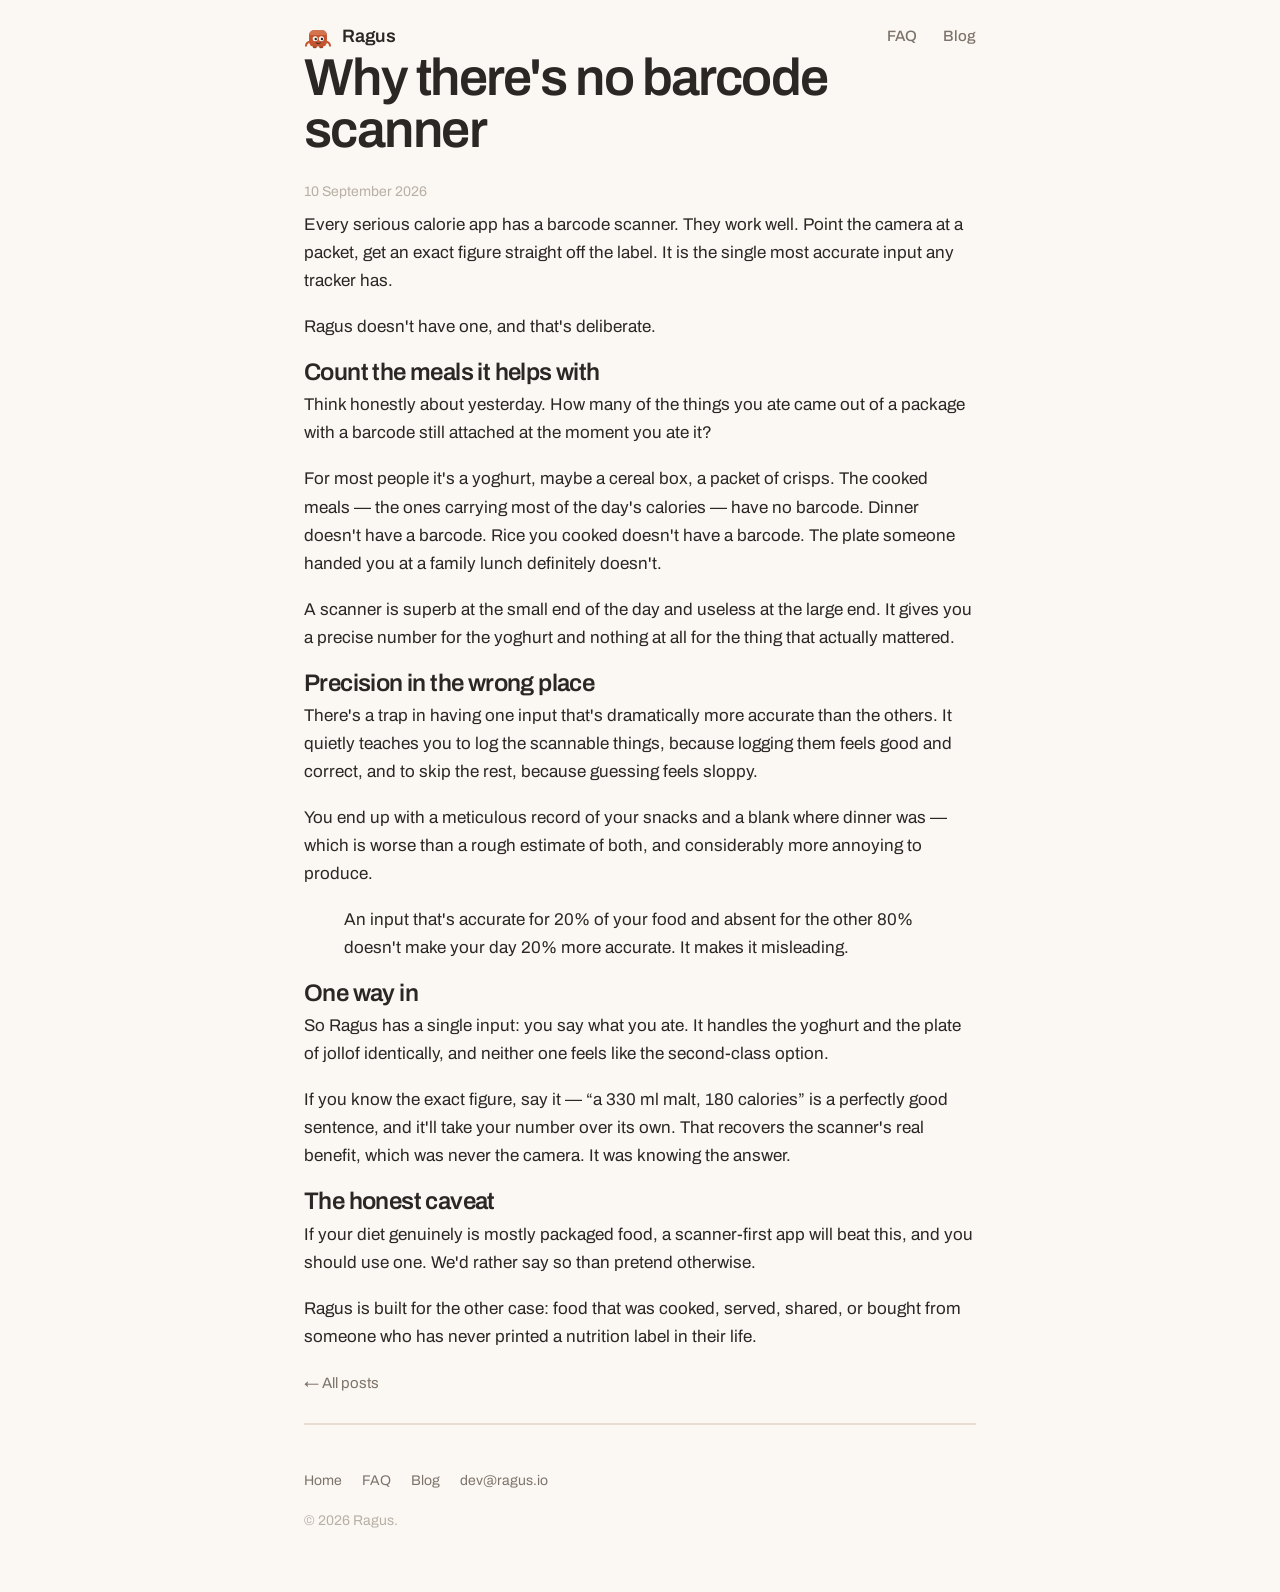
<file: blog/why-no-barcode-scanner.html>
<!doctype html>
<html lang="en">
<head>
<meta charset="utf-8">
<meta name="viewport" content="width=device-width, initial-scale=1">
<title>Why there's no barcode scanner — Ragus</title>
<meta name="description" content="Every calorie app has a barcode scanner. It works perfectly, and it solves a problem most meals don't have.">
<meta property="og:site_name" content="Ragus">
<meta property="og:type" content="article">
<meta property="og:url" content="https://ragus.io/blog/why-no-barcode-scanner">
<meta property="og:title" content="Why there's no barcode scanner — Ragus">
<meta property="og:description" content="Every calorie app has a barcode scanner. It works perfectly, and it solves a problem most meals don't have.">
<meta property="og:image" content="https://ragus.io/og.png">
<meta property="og:image:width" content="1200">
<meta property="og:image:height" content="630">
<meta property="og:image:alt" content="Ragus — Don't search. Just say it.">
<meta name="twitter:card" content="summary_large_image">
<meta name="twitter:title" content="Why there's no barcode scanner — Ragus">
<meta name="twitter:description" content="Every calorie app has a barcode scanner. It works perfectly, and it solves a problem most meals don't have.">
<meta name="twitter:image" content="https://ragus.io/og.png">
<link rel="icon" href="../favicon.png" type="image/png">
<link rel="apple-touch-icon" href="../apple-touch-icon.png">
<link rel="canonical" href="https://ragus.io/blog/why-no-barcode-scanner">
<meta name="robots" content="index, follow, max-image-preview:large">
<meta name="theme-color" content="#FBF8F4">
<meta name="apple-itunes-app" content="app-id=6809306933">
<meta property="article:published_time" content="2026-09-10">
<script type="application/ld+json">{"@context":"https://schema.org","@type":"BlogPosting","headline":"Why there's no barcode scanner","description":"Every calorie app has a barcode scanner. It works perfectly, and it solves a problem most meals don't have.","datePublished":"2026-09-10","dateModified":"2026-09-10","url":"https://ragus.io/blog/why-no-barcode-scanner","image":"https://ragus.io/og.png","author":{"@type":"Organization","name":"Ragus","url":"https://ragus.io/","logo":"https://ragus.io/apple-touch-icon.png","email":"dev@ragus.io"},"publisher":{"@type":"Organization","name":"Ragus","url":"https://ragus.io/","logo":"https://ragus.io/apple-touch-icon.png","email":"dev@ragus.io"},"mainEntityOfPage":{"@type":"WebPage","@id":"https://ragus.io/blog/why-no-barcode-scanner"}}</script>
<link rel="preconnect" href="https://fonts.googleapis.com">
<link rel="preconnect" href="https://fonts.gstatic.com" crossorigin>
<link rel="stylesheet" href="https://fonts.googleapis.com/css2?family=Archivo:ital,wght@0,400;0,500;0,600;1,400;1,600&display=swap">
<link rel="stylesheet" href="../styles.css">
</head>
<body>

<div class="wrap">
  <nav class="nav">
    <a class="brand" href="../">
      <svg width="28" height="28" viewBox="0 0 100 100" fill="none" aria-hidden="true">
        <path d="M17 68 q-9 3 -10 13" stroke="#C4552F" stroke-width="7" stroke-linecap="round"/>
        <path d="M83 68 q9 3 10 13" stroke="#C4552F" stroke-width="7" stroke-linecap="round"/>
        <rect x="31" y="80" width="15" height="10" rx="5" fill="#9E4325"/>
        <rect x="54" y="80" width="15" height="10" rx="5" fill="#9E4325"/>
        <rect x="18" y="26" width="64" height="58" rx="17" fill="#C4552F"/>
        <path d="M35 26 H65 A17 17 0 0 1 82 43 H18 A17 17 0 0 1 35 26 Z" fill="#D4744F"/>
        <circle cx="40" cy="56" r="9" fill="#FBF8F4"/><circle cx="62" cy="56" r="9" fill="#FBF8F4"/>
        <circle cx="42" cy="57" r="4.2" fill="#2B2724"/><circle cx="64" cy="57" r="4.2" fill="#2B2724"/>
        <path d="M43 71 q8 7 16 0" stroke="#2B2724" stroke-width="3.4" stroke-linecap="round" fill="none"/>
      </svg>
      Ragus
    </a>
    <div class="nav-links">
      <a href="../faq">FAQ</a>
      <a href="./">Blog</a>
    </div>
  </nav>

  <article class="post">
    <h1>Why there's no barcode scanner</h1>
    <p class="date"><time datetime="2026-09-10">10 September 2026</time></p>

    <p>Every serious calorie app has a barcode scanner. They work well. Point the
      camera at a packet, get an exact figure straight off the label. It is the single
      most accurate input any tracker has.</p>

    <p>Ragus doesn't have one, and that's deliberate.</p>

    <h2>Count the meals it helps with</h2>

    <p>Think honestly about yesterday. How many of the things you ate came out of
      a package with a barcode still attached at the moment you ate it?</p>

    <p>For most people it's a yoghurt, maybe a cereal box, a packet of crisps.
      The cooked meals &mdash; the ones carrying most of the day's calories &mdash; have
      no barcode. Dinner doesn't have a barcode. Rice you cooked doesn't have a barcode.
      The plate someone handed you at a family lunch definitely doesn't.</p>

    <p>A scanner is superb at the small end of the day and useless at the large
      end. It gives you a precise number for the yoghurt and nothing at all for the
      thing that actually mattered.</p>

    <h2>Precision in the wrong place</h2>

    <p>There's a trap in having one input that's dramatically more accurate than
      the others. It quietly teaches you to log the scannable things, because logging
      them feels good and correct, and to skip the rest, because guessing feels sloppy.</p>

    <p>You end up with a meticulous record of your snacks and a blank where
      dinner was &mdash; which is worse than a rough estimate of both, and considerably
      more annoying to produce.</p>

    <blockquote>An input that's accurate for 20% of your food and absent for the
      other 80% doesn't make your day 20% more accurate. It makes it misleading.</blockquote>

    <h2>One way in</h2>

    <p>So Ragus has a single input: you say what you ate. It handles the yoghurt
      and the plate of jollof identically, and neither one feels like the second-class
      option.</p>

    <p>If you know the exact figure, say it &mdash; “a 330&nbsp;ml malt, 180 calories”
      is a perfectly good sentence, and it'll take your number over its own. That
      recovers the scanner's real benefit, which was never the camera. It was knowing
      the answer.</p>

    <h2>The honest caveat</h2>

    <p>If your diet genuinely is mostly packaged food, a scanner-first app will
      beat this, and you should use one. We'd rather say so than pretend otherwise.</p>

    <p>Ragus is built for the other case: food that was cooked, served, shared, or
      bought from someone who has never printed a nutrition label in their life.</p>

    <a class="back" href="./">&larr; All posts</a>
  </article>

  <footer>
    <div class="footer-links">
      <a href="../">Home</a>
      <a href="../faq">FAQ</a>
      <a href="./">Blog</a>
      <a href="mailto:dev@ragus.io">dev@ragus.io</a>
    </div>
    <p>&copy; 2026 Ragus.</p>
  </footer>
</div>

</body>
</html>
</file>
<file: styles.css>
/* Ragus marketing site.
   One stylesheet, no framework, no build step -- the whole site is files a
   browser can open directly. Palette matches the app exactly.

   Two widths: .container (the landing page, wide, centred sections) and
   .wrap (FAQ and blog, a reading measure). Both share the nav and footer. */

:root {
  --ink: #2B2724;
  --muted: #7D736A;
  --accent: #C4552F;
  --accent-soft: #F3E3DA;
  --rule: #E7DED2;
  --faint: #B9AFA4;
  --bg: #FBF8F4;
  --card: #FFFFFF;
  --measure: 720px;
  --wide: 1120px;
  --font: "Archivo", -apple-system, BlinkMacSystemFont, "Segoe UI", Roboto, Helvetica, Arial, sans-serif;
}

* { box-sizing: border-box; }

html { -webkit-text-size-adjust: 100%; scroll-behavior: smooth; }

body {
  margin: 0;
  background: var(--bg);
  color: var(--ink);
  font: 17px/1.65 var(--font);
  -webkit-font-smoothing: antialiased;
}

a { color: var(--accent); }

img { max-width: 100%; display: block; }

/* ---------------------------------------------------------------- layout */

.wrap { max-width: var(--measure); margin: 0 auto; padding: 0 24px; }
.container { max-width: var(--wide); margin: 0 auto; padding-left: 24px; padding-right: 24px; }

.center { text-align: center; margin-left: auto; margin-right: auto; }

/* ------------------------------------------------------------------ nav */

.nav {
  display: flex;
  align-items: center;
  justify-content: space-between;
  gap: 20px;
  padding-top: 22px;
}

.brand {
  display: flex;
  align-items: center;
  gap: 10px;
  font-weight: 600;
  font-size: 18px;
  color: var(--ink);
  text-decoration: none;
  letter-spacing: -0.2px;
}

.brand svg { display: block; }

.nav-links { display: flex; gap: 26px; }

.nav-links a {
  color: var(--muted);
  text-decoration: none;
  font-size: 15px;
  font-weight: 500;
}

.nav-links a:hover,
.nav-links a[aria-current="page"] { color: var(--ink); }

/* The nav's call to action. Same states as .appstore below. */
.pill {
  display: inline-block;
  background: var(--ink);
  color: #fff;
  text-decoration: none;
  font-size: 15px;
  font-weight: 500;
  padding: 10px 18px;
  border-radius: 999px;
  white-space: nowrap;
}

.pill:hover { opacity: 0.88; }

.pill[aria-disabled="true"] { background: var(--rule); color: var(--muted); pointer-events: none; }

@media (max-width: 640px) {
  .nav-links { display: none; }
}

/* ----------------------------------------------------------------- type */

h1 {
  font-size: clamp(44px, 9vw, 84px);
  line-height: 1.0;
  letter-spacing: -0.03em;
  font-weight: 600;
  margin: 0 0 24px;
}

/* The one accented phrase per heading -- italic, in the app's colour. */
h1 em, h2 em { font-style: italic; color: var(--accent); font-weight: 600; }

h2 {
  font-size: clamp(30px, 4.6vw, 44px);
  line-height: 1.1;
  letter-spacing: -0.025em;
  font-weight: 600;
  margin: 0 0 18px;
}

/* Section titles that sit centred over a block. */
h2.display { text-align: center; font-size: clamp(34px, 5.4vw, 56px); margin-bottom: 18px; }

h3 {
  font-size: 22px;
  line-height: 1.3;
  letter-spacing: -0.4px;
  font-weight: 600;
  margin: 0 0 8px;
}

h4 {
  font-size: 13px;
  letter-spacing: 1.2px;
  text-transform: uppercase;
  color: var(--faint);
  font-weight: 600;
  margin: 0 0 12px;
}

p { margin: 0 0 18px; }
p:last-child { margin-bottom: 0; }

.lede {
  font-size: clamp(18px, 2vw, 21px);
  line-height: 1.55;
  color: var(--muted);
  margin: 0 0 36px;
  max-width: 34em;
}

.eyebrow {
  font-size: 13px;
  letter-spacing: 1.4px;
  text-transform: uppercase;
  color: var(--accent);
  font-weight: 600;
  margin: 0 0 14px;
}

.fine { font-size: 15px; color: var(--muted); }

.big {
  font-size: 27px;
  line-height: 1.45;
  letter-spacing: -0.5px;
  font-weight: 400;
  margin: 0 0 20px;
}

/* ----------------------------------------------------------------- hero */

/* Copy on the left, two tilted phones on the right: what you say, what you
   get. Stacks and centres below 900px. */
.hero {
  display: grid;
  gap: 40px;
  align-items: center;
  padding: 56px 24px 24px;
  text-align: center;
}

@media (min-width: 900px) {
  .hero { grid-template-columns: 1.05fr 1fr; gap: 48px; padding-top: 48px; text-align: left; }
  .hero .cta { align-items: flex-start; }
  .hero .lede { margin-left: 0; }
}

.hero .lede { margin: 0 auto 30px; max-width: 30em; }

.hero h1 { font-size: clamp(40px, 5.6vw, 64px); line-height: 1.06; }

.hero-phones {
  position: relative;
  height: 560px;
  max-width: 520px;
  width: 100%;
  margin: 0 auto;
}

.hero-phones .phone {
  position: absolute;
  width: 228px;
  border-width: 8px;
  border-radius: 42px;
}

.hero-phones .phone img { border-radius: 34px; }

.hero-phones .p1 { left: 0; top: 64px; transform: rotate(-7deg); z-index: 1; }
.hero-phones .p2 { right: 0; top: 0; transform: rotate(6deg); z-index: 1; }

.hero-phones .arrow {
  position: absolute;
  left: 50%;
  top: 42%;
  width: 84px;
  color: var(--ink);
  z-index: 3;
  transform: translateX(-50%) rotate(-12deg);
}

@media (max-width: 560px) {
  .hero-phones { height: 440px; }
  .hero-phones .phone { width: 176px; border-width: 7px; border-radius: 34px; }
  .hero-phones .phone img { border-radius: 27px; }
  .hero-phones .p1 { top: 50px; }
  .hero-phones .arrow { width: 60px; top: 40%; }
}

/* ------------------------------------------------------------- download */

.cta { display: flex; flex-direction: column; align-items: center; gap: 12px; }

.appstore {
  display: inline-flex;
  align-items: center;
  gap: 12px;
  background: var(--ink);
  color: #fff;
  text-decoration: none;
  padding: 13px 24px 13px 20px;
  border-radius: 14px;
  font-weight: 500;
}

.appstore:hover { opacity: 0.88; }

.appstore .sub { display: block; font-size: 11px; opacity: 0.72; line-height: 1.2; text-align: left; }
.appstore .main { display: block; font-size: 18px; line-height: 1.2; letter-spacing: -0.3px; text-align: left; }

.appstore[aria-disabled="true"] {
  background: var(--rule);
  color: var(--muted);
  pointer-events: none;
}

.cta-note { font-size: 14px; color: var(--faint); margin: 0; }

.who {
  display: flex;
  align-items: center;
  gap: 8px;
  font-size: 12px;
  letter-spacing: 1.1px;
  text-transform: uppercase;
  color: var(--faint);
  font-weight: 600;
  margin-bottom: 12px;
}

/* A recording light. */
.dot {
  width: 9px; height: 9px; border-radius: 50%;
  background: var(--accent);
  box-shadow: 0 0 0 0 rgba(196, 85, 47, 0.5);
  animation: pulse 1.8s ease-out infinite;
  flex: none;
}

@keyframes pulse {
  0%   { box-shadow: 0 0 0 0 rgba(196, 85, 47, 0.45); }
  100% { box-shadow: 0 0 0 10px rgba(196, 85, 47, 0); }
}

/* ------------------------------------------------------------ sections */

section { padding: 80px 24px; }

@media (max-width: 640px) { section { padding: 56px 24px; } }

/* --------------------------------------------------------------- foods */

/* Where the reference site puts customer logos, Ragus has nothing to show
   yet -- so the strip shows the thing it's actually good at instead. */
.foods { padding: 40px 0 8px; overflow: hidden; }

.foods .eyebrow { text-align: center; color: var(--faint); margin-bottom: 20px; }

.marquee {
  mask-image: linear-gradient(90deg, transparent, #000 12%, #000 88%, transparent);
  -webkit-mask-image: linear-gradient(90deg, transparent, #000 12%, #000 88%, transparent);
}

.track {
  display: flex;
  gap: 12px;
  width: max-content;
  animation: scroll 60s linear infinite;
}

.track span {
  background: var(--card);
  border: 2px solid var(--rule);
  border-radius: 999px;
  padding: 8px 18px;
  font-size: 15px;
  color: var(--muted);
  white-space: nowrap;
}

@keyframes scroll { to { transform: translateX(-50%); } }

@media (prefers-reduced-motion: reduce) {
  .track { animation: none; flex-wrap: wrap; width: auto; justify-content: center; padding: 0 24px; }
  .marquee { mask-image: none; -webkit-mask-image: none; }
  .dot { animation: none; }
}

/* ------------------------------------------------------------- compare */

.compare-grid {
  display: grid;
  gap: 18px;
  max-width: 900px;
  margin: 40px auto 0;
}

@media (min-width: 720px) { .compare-grid { grid-template-columns: 1fr 1fr; } }

.card {
  border-radius: 20px;
  padding: 26px 28px;
  border: 2px solid var(--rule);
  background: var(--card);
}

.card ol { margin: 0; padding-left: 22px; }
.card ol li { padding: 5px 0; }

.card.dull { color: var(--muted); }
.card.dull ol li { text-decoration: line-through; text-decoration-color: var(--faint); }
.card.dull ol li:last-child { text-decoration: none; font-style: italic; }

.card.bright {
  background: var(--accent-soft);
  border-color: var(--accent-soft);
}

.card.bright .who { color: var(--accent); }
.card.bright ol { list-style: none; padding: 0; }
.card.bright ol li { font-size: clamp(20px, 2.4vw, 26px); line-height: 1.35; letter-spacing: -0.3px; font-weight: 500; }
.card.bright .fine { margin-top: 16px; }

/* ------------------------------------------------------------------ how */

.steps { display: grid; gap: 22px; margin-top: 40px; }

@media (min-width: 720px) { .steps { grid-template-columns: repeat(3, 1fr); } }

.step {
  background: var(--card);
  border: 2px solid var(--rule);
  border-radius: 20px;
  padding: 26px 26px 28px;
}

.step .n {
  display: inline-flex;
  align-items: center;
  justify-content: center;
  width: 30px;
  height: 30px;
  border-radius: 50%;
  background: var(--accent);
  color: #fff;
  font-size: 14px;
  font-weight: 600;
  margin-bottom: 16px;
}

.step p { color: var(--muted); font-size: 16px; }

/* ------------------------------------------------------------- features */

/* Text one side, the phone the other; .flip swaps them. */
.feature {
  display: grid;
  gap: 40px;
  align-items: center;
}

@media (min-width: 820px) {
  .feature { grid-template-columns: 1fr 1fr; gap: 64px; }
  .feature.flip .feature-text { order: 2; }
  .feature.flip .phone { order: 1; }
}

.feature-text p { color: var(--muted); }
.feature-text h2 { color: var(--ink); }

.phone {
  margin: 0;
  justify-self: center;
  width: min(300px, 78vw);
  border: 9px solid #1D1A17;
  border-radius: 46px;
  overflow: hidden;
  background: #1D1A17;
  box-shadow: 0 30px 60px -20px rgba(43, 39, 36, 0.35);
}

.phone img { border-radius: 38px; width: 100%; }

/* ---------------------------------------------------------------- sugar */

.sugar { text-align: center; max-width: 760px; }

.sugar-face { margin: 0 auto 22px; display: block; }

.sugar blockquote {
  margin: 0 0 12px;
  font-size: clamp(24px, 3.4vw, 34px);
  line-height: 1.3;
  letter-spacing: -0.4px;
  font-weight: 500;
}

.sugar .attrib { color: var(--faint); font-size: 15px; margin-bottom: 18px; }

/* -------------------------------------------------------------- privacy */

.badges {
  display: grid;
  gap: 16px;
  margin: 40px auto 24px;
  max-width: 980px;
}

@media (min-width: 600px) { .badges { grid-template-columns: 1fr 1fr; } }
@media (min-width: 960px) { .badges { grid-template-columns: repeat(4, 1fr); } }

.badge {
  background: var(--card);
  border: 2px solid var(--rule);
  border-radius: 18px;
  padding: 22px;
}

.badge b { display: block; font-size: 18px; letter-spacing: -0.2px; margin-bottom: 6px; }
.badge span { color: var(--muted); font-size: 15px; line-height: 1.5; }

/* ------------------------------------------------------------------ faq */

.faq { max-width: 760px; margin: 32px auto 20px; }

.faq details { border-top: 2px solid var(--rule); }
.faq details:last-child { border-bottom: 2px solid var(--rule); }

.faq summary {
  cursor: pointer;
  list-style: none;
  padding: 18px 36px 18px 0;
  font-size: 19px;
  font-weight: 500;
  letter-spacing: -0.2px;
  position: relative;
}

.faq summary::-webkit-details-marker { display: none; }

.faq summary::after {
  content: "+";
  position: absolute;
  right: 4px;
  top: 14px;
  font-size: 24px;
  color: var(--accent);
  transition: transform 0.2s;
}

.faq details[open] summary::after { transform: rotate(45deg); }

.faq details p { color: var(--muted); padding: 0 0 20px; font-size: 16px; }

/* The full FAQ page uses the same block with plain h3/p rather than details. */
.faq .answer { color: var(--muted); }

/* ---------------------------------------------------------------- final */

.final { text-align: center; padding-bottom: 96px; }
.final .cta { margin-top: 30px; }

/* ---------------------------------------------------------------- footer */

footer {
  border-top: 2px solid var(--rule);
  padding: 44px 24px 60px;
  color: var(--faint);
  font-size: 14px;
}

.footer-grid { display: grid; gap: 28px; margin-bottom: 28px; }

@media (min-width: 720px) { .footer-grid { grid-template-columns: 2fr 1fr 1fr 1fr; } }

.footer-grid a { display: block; color: var(--muted); text-decoration: none; padding: 3px 0; }
.footer-grid a:hover { color: var(--ink); }

.footer-brand .brand { margin-bottom: 8px; }
.footer-brand p { color: var(--muted); max-width: 24em; }

.copyright { margin: 0; }

/* The FAQ and blog pages still use the old one-row footer. */
.footer-links { display: flex; flex-wrap: wrap; gap: 20px; margin-bottom: 16px; }
.footer-links a { color: var(--muted); text-decoration: none; }
.footer-links a:hover { color: var(--ink); }

/* -------------------------------------------------- FAQ and blog pages */

/* Reading pages keep the quieter, left-aligned hero. */
.wrap .hero { display: block; padding: 64px 0 8px; text-align: left; }
.wrap .hero .lede { margin-left: 0; }
.wrap h1 { font-size: clamp(36px, 7vw, 52px); }
.wrap .cta { align-items: flex-start; }
.wrap section { padding: 48px 0; }
.wrap section + section { border-top: 2px solid var(--rule); }
.wrap h2 { font-size: 24px; margin-bottom: 14px; }
.wrap .faq h3 { margin-top: 32px; }
.wrap footer { padding-left: 0; padding-right: 0; }

.posts { display: grid; gap: 28px; }
article.post h2 { margin-bottom: 6px; }
article.post h2 a { color: var(--ink); text-decoration: none; }
article.post h2 a:hover { color: var(--accent); }
.date { color: var(--faint); font-size: 14px; margin-bottom: 8px; }
.excerpt { color: var(--muted); }
.back { display: inline-block; margin-bottom: 28px; color: var(--muted); text-decoration: none; font-size: 15px; }
.back:hover { color: var(--ink); }

/* ------------------------------------------------------------------ dark */

@media (prefers-color-scheme: dark) {
  :root {
    --ink: #F2EDE7;
    --muted: #A79C91;
    --accent: #E2764C;
    --accent-soft: #3A2A22;
    --rule: #3A342E;
    --faint: #7D736A;
    --bg: #1B1815;
    --card: #221E1A;
  }
  .appstore, .pill { background: var(--accent); color: #1B1815; }
  .appstore[aria-disabled="true"], .pill[aria-disabled="true"] { background: var(--rule); color: var(--faint); }
  .phone { border-color: #0E0C0B; background: #0E0C0B; box-shadow: 0 30px 60px -20px rgba(0, 0, 0, 0.6); }
}

/* ---------------------------------------------------- privacy, support */

.dated { color: var(--faint); font-size: 14px; margin: -18px 0 0; }

.legal h2 {
  font-size: 13px;
  letter-spacing: 1.4px;
  text-transform: uppercase;
  color: var(--muted);
  margin: 40px 0 12px;
}

.legal .lead { font-size: 19px; line-height: 1.55; }
.legal ul { padding-left: 20px; }
.legal li { margin-bottom: 10px; }
.legal hr { border: 0; border-top: 2px solid var(--rule); margin: 36px 0; }
</file>
